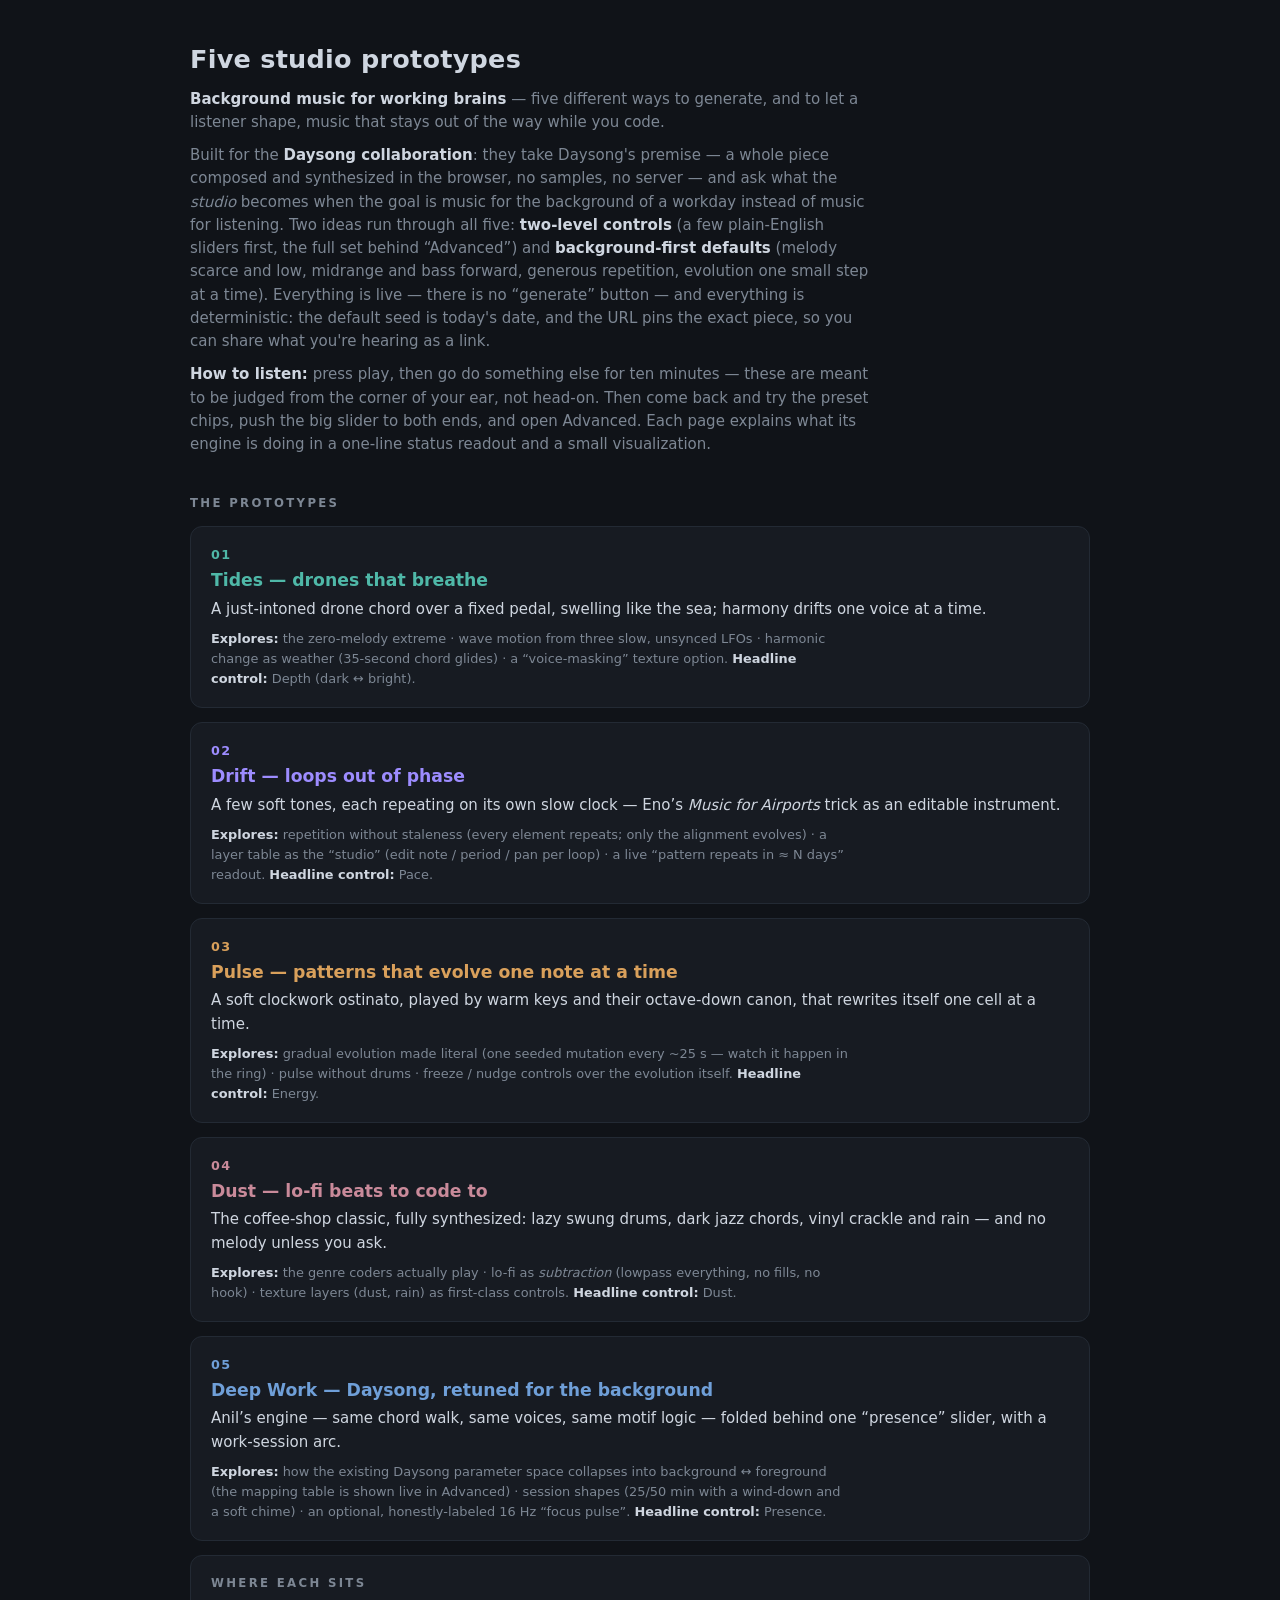
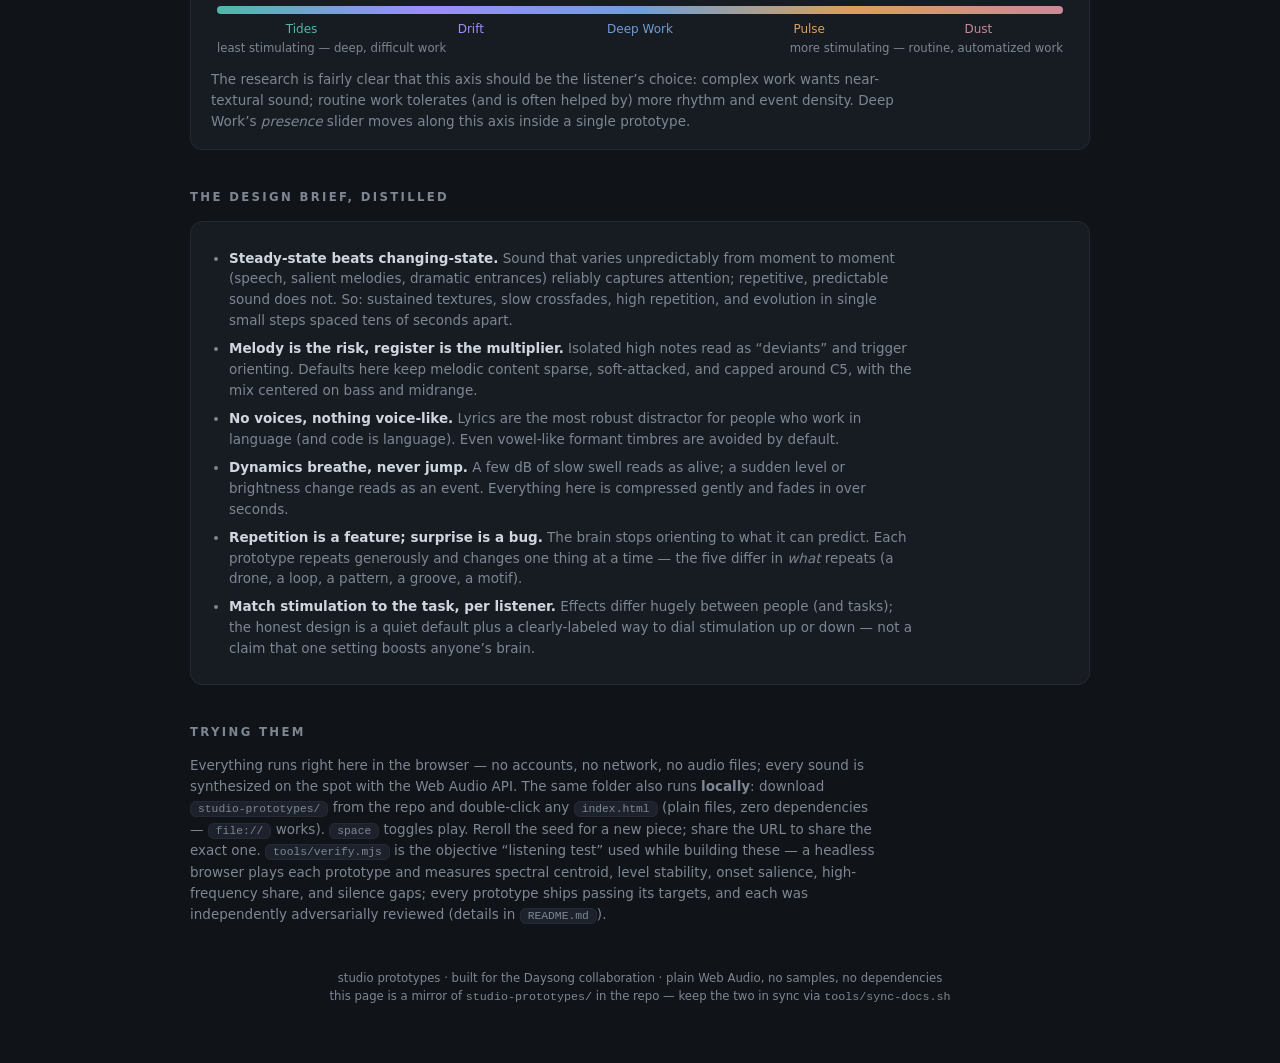
<file: docs/index.html>
<!DOCTYPE html>
<html lang="en">
<head>
<meta charset="utf-8">
<meta name="viewport" content="width=device-width, initial-scale=1">
<title>Five studio prototypes — background music for working brains</title>
<style>
:root{--bg:#101318;--panel:#171b22;--panel2:#1c212b;--text:#cfd6e0;--muted:#7d8794;
--line:#232a34;--radius:12px;font-size:15px;}
*{box-sizing:border-box;margin:0;padding:0;}
body{background:var(--bg);color:var(--text);font-family:system-ui,-apple-system,"Segoe UI",sans-serif;
line-height:1.55;-webkit-font-smoothing:antialiased;}
.wrap{max-width:940px;margin:0 auto;padding:40px 20px 60px;}
h1{font-size:1.7rem;font-weight:650;letter-spacing:.01em;}
.sub{color:var(--muted);margin-top:8px;max-width:72ch;}
.sub b{color:var(--text);font-weight:600;}
h2{font-size:.78rem;letter-spacing:.2em;text-transform:uppercase;color:var(--muted);
margin:38px 0 14px;}
.cards{display:grid;grid-template-columns:1fr;gap:14px;}
.card{display:block;background:var(--panel);border:1px solid var(--line);border-radius:var(--radius);
padding:18px 20px;text-decoration:none;color:var(--text);transition:border-color .15s, transform .15s;}
.card:hover{border-color:var(--ac);transform:translateX(3px);}
.card .num{font-variant-numeric:tabular-nums;color:var(--ac);font-weight:650;font-size:.85rem;
letter-spacing:.1em;}
.card .name{font-size:1.15rem;font-weight:650;margin:2px 0 4px;color:var(--ac);}
.card .tag{color:var(--text);margin-bottom:8px;}
.card .notes{color:var(--muted);font-size:.86rem;max-width:78ch;}
.card .notes b{color:var(--text);font-weight:600;}
.spectrum{margin-top:10px;background:var(--panel);border:1px solid var(--line);
border-radius:var(--radius);padding:18px 20px;}
.bar{height:8px;border-radius:4px;margin:14px 6px 6px;
background:linear-gradient(90deg,#4fb8a8,#9d8cff,#6f9fd8,#d9a05b,#c98a9a);}
.bar-labels{display:flex;justify-content:space-between;color:var(--muted);font-size:.78rem;
margin:0 6px;}
.marks{display:flex;justify-content:space-between;margin:2px 6px 0;font-size:.8rem;}
.marks span{flex:1;text-align:center;}
.brief{background:var(--panel);border:1px solid var(--line);border-radius:var(--radius);
padding:18px 20px;}
.brief ul{margin:8px 0 0 18px;color:var(--muted);font-size:.9rem;}
.brief li{margin-bottom:7px;max-width:80ch;}
.brief li b{color:var(--text);font-weight:600;}
.how{color:var(--muted);font-size:.9rem;max-width:80ch;}
.how code{background:var(--panel2);border:1px solid var(--line);border-radius:6px;
padding:1px 7px;font-size:.84em;}
footer{color:var(--muted);font-size:.78rem;margin-top:44px;text-align:center;}
@media (min-width:760px){.cards{grid-template-columns:1fr;}}
</style>
</head>
<body>
<div class="wrap">
  <h1>Five studio prototypes</h1>
  <p class="sub"><b>Background music for working brains</b> — five different ways to generate,
  and to let a listener shape, music that stays out of the way while you code.</p>
  <p class="sub" style="margin-top:10px">Built for the <b>Daysong collaboration</b>: they take
  Daysong's premise — a whole piece composed and synthesized in the browser, no samples, no
  server — and ask what the <i>studio</i> becomes when the goal is music for the background of
  a workday instead of music for listening. Two ideas run through all five: <b>two-level
  controls</b> (a few plain-English sliders first, the full set behind “Advanced”) and
  <b>background-first defaults</b> (melody scarce and low, midrange and bass forward, generous
  repetition, evolution one small step at a time). Everything is live — there is no
  “generate” button — and everything is deterministic: the default seed is today's date, and
  the URL pins the exact piece, so you can share what you're hearing as a link.</p>
  <p class="sub" style="margin-top:10px"><b>How to listen:</b> press play, then go do
  something else for ten minutes — these are meant to be judged from the corner of your ear,
  not head-on. Then come back and try the preset chips, push the big slider to both ends, and
  open Advanced. Each page explains what its engine is doing in a one-line status readout and
  a small visualization.</p>

  <h2>The prototypes</h2>
  <div class="cards">
    <a class="card" style="--ac:#4fb8a8" href="01-tides/index.html">
      <div class="num">01</div>
      <div class="name">Tides — drones that breathe</div>
      <div class="tag">A just-intoned drone chord over a fixed pedal, swelling like the sea; harmony drifts one voice at a time.</div>
      <div class="notes"><b>Explores:</b> the zero-melody extreme · wave motion from three slow, unsynced LFOs ·
      harmonic change as weather (35-second chord glides) · a “voice-masking” texture option.
      <b>Headline control:</b> Depth (dark&nbsp;↔&nbsp;bright).</div>
    </a>
    <a class="card" style="--ac:#9d8cff" href="02-drift/index.html">
      <div class="num">02</div>
      <div class="name">Drift — loops out of phase</div>
      <div class="tag">A few soft tones, each repeating on its own slow clock — Eno’s <i>Music for Airports</i> trick as an editable instrument.</div>
      <div class="notes"><b>Explores:</b> repetition without staleness (every element repeats; only the alignment evolves) ·
      a layer table as the “studio” (edit note / period / pan per loop) · a live “pattern repeats in ≈ N days” readout.
      <b>Headline control:</b> Pace.</div>
    </a>
    <a class="card" style="--ac:#d9a05b" href="03-pulse/index.html">
      <div class="num">03</div>
      <div class="name">Pulse — patterns that evolve one note at a time</div>
      <div class="tag">A soft clockwork ostinato, played by warm keys and their octave-down canon, that rewrites itself one cell at a time.</div>
      <div class="notes"><b>Explores:</b> gradual evolution made literal (one seeded mutation every ~25&nbsp;s — watch it happen in the ring) ·
      pulse without drums · freeze / nudge controls over the evolution itself.
      <b>Headline control:</b> Energy.</div>
    </a>
    <a class="card" style="--ac:#c98a9a" href="04-dust/index.html">
      <div class="num">04</div>
      <div class="name">Dust — lo-fi beats to code to</div>
      <div class="tag">The coffee-shop classic, fully synthesized: lazy swung drums, dark jazz chords, vinyl crackle and rain — and no melody unless you ask.</div>
      <div class="notes"><b>Explores:</b> the genre coders actually play · lo-fi as <i>subtraction</i> (lowpass everything, no fills, no hook) ·
      texture layers (dust, rain) as first-class controls. <b>Headline control:</b> Dust.</div>
    </a>
    <a class="card" style="--ac:#6f9fd8" href="05-deepwork/index.html">
      <div class="num">05</div>
      <div class="name">Deep Work — Daysong, retuned for the background</div>
      <div class="tag">Anil’s engine — same chord walk, same voices, same motif logic — folded behind one “presence” slider, with a work-session arc.</div>
      <div class="notes"><b>Explores:</b> how the existing Daysong parameter space collapses into background&nbsp;↔&nbsp;foreground
      (the mapping table is shown live in Advanced) · session shapes (25/50&nbsp;min with a wind-down and a soft chime) ·
      an optional, honestly-labeled 16&nbsp;Hz “focus pulse”. <b>Headline control:</b> Presence.</div>
    </a>
  </div>

  <div class="spectrum" style="margin-top:14px">
    <h2 style="margin:0">Where each sits</h2>
    <div class="bar"></div>
    <div class="marks">
      <span style="color:#4fb8a8">Tides</span><span style="color:#9d8cff">Drift</span>
      <span style="color:#6f9fd8">Deep Work</span><span style="color:#d9a05b">Pulse</span>
      <span style="color:#c98a9a">Dust</span>
    </div>
    <div class="bar-labels"><span>least stimulating — deep, difficult work</span>
    <span>more stimulating — routine, automatized work</span></div>
    <p class="how" style="margin-top:12px">The research is fairly clear that this axis should be
    the listener’s choice: complex work wants near-textural sound; routine work tolerates (and is
    often helped by) more rhythm and event density. Deep Work’s <i>presence</i> slider moves along
    this axis inside a single prototype.</p>
  </div>

  <h2>The design brief, distilled</h2>
  <div class="brief">
    <ul>
      <li><b>Steady-state beats changing-state.</b> Sound that varies unpredictably from moment to
      moment (speech, salient melodies, dramatic entrances) reliably captures attention; repetitive,
      predictable sound does not. So: sustained textures, slow crossfades, high repetition, and
      evolution in single small steps spaced tens of seconds apart.</li>
      <li><b>Melody is the risk, register is the multiplier.</b> Isolated high notes read as
      “deviants” and trigger orienting. Defaults here keep melodic content sparse, soft-attacked,
      and capped around C5, with the mix centered on bass and midrange.</li>
      <li><b>No voices, nothing voice-like.</b> Lyrics are the most robust distractor for people
      who work in language (and code is language). Even vowel-like formant timbres are avoided by
      default.</li>
      <li><b>Dynamics breathe, never jump.</b> A few dB of slow swell reads as alive; a sudden
      level or brightness change reads as an event. Everything here is compressed gently and
      fades in over seconds.</li>
      <li><b>Repetition is a feature; surprise is a bug.</b> The brain stops orienting to what it
      can predict. Each prototype repeats generously and changes one thing at a time — the five
      differ in <i>what</i> repeats (a drone, a loop, a pattern, a groove, a motif).</li>
      <li><b>Match stimulation to the task, per listener.</b> Effects differ hugely between people
      (and tasks); the honest design is a quiet default plus a clearly-labeled way to dial
      stimulation up or down — not a claim that one setting boosts anyone’s brain.</li>
    </ul>
  </div>

  <h2>Trying them</h2>
  <p class="how">Everything runs right here in the browser — no accounts, no network, no
  audio files; every sound is synthesized on the spot with the Web Audio API. The same folder
  also runs <b>locally</b>: download <code>studio-prototypes/</code> from the repo and
  double-click any <code>index.html</code> (plain files, zero dependencies — <code>file://</code>
  works). <code>space</code> toggles play. Reroll the seed for a new piece; share the URL to
  share the exact one. <code>tools/verify.mjs</code> is the objective “listening test” used
  while building these — a headless browser plays each prototype and measures spectral
  centroid, level stability, onset salience, high-frequency share, and silence gaps; every
  prototype ships passing its targets, and each was independently adversarially reviewed
  (details in <code>README.md</code>).</p>

  <footer>studio prototypes · built for the Daysong collaboration · plain Web Audio, no samples, no dependencies<br>
  this page is a mirror of <code>studio-prototypes/</code> in the repo — keep the two in sync via <code>tools/sync-docs.sh</code></footer>
</div>
</body>
</html>
</file>
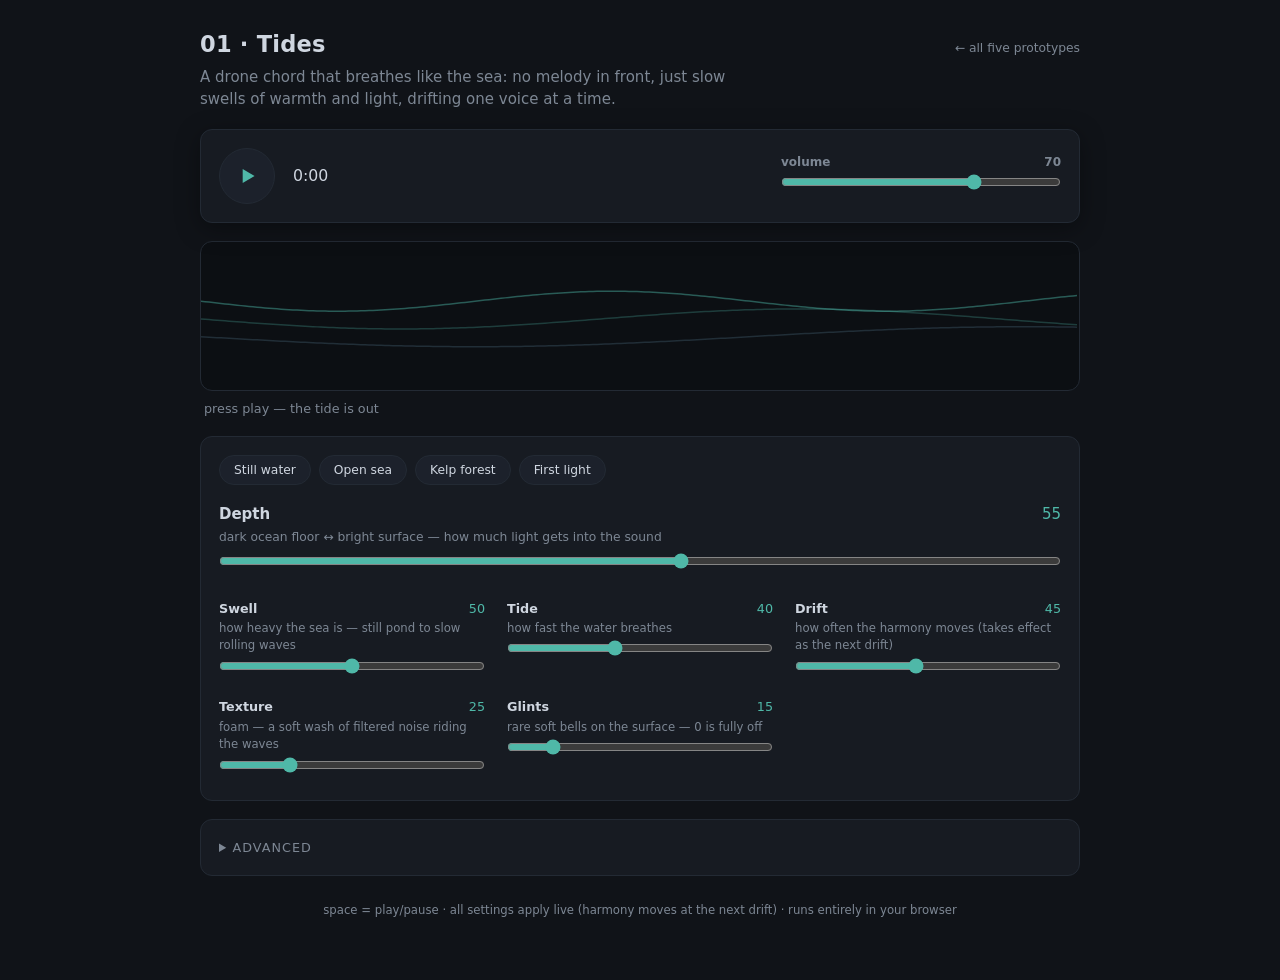
<file: docs/01-tides/index.html>
<!DOCTYPE html>
<html lang="en">
<head>
<meta charset="utf-8">
<meta name="viewport" content="width=device-width, initial-scale=1">
<title>01 · Tides — drones that breathe</title>
<link rel="stylesheet" href="style.css">
</head>
<body>
<div class="wrap">

  <header>
    <div class="head-row">
      <h1>01 · Tides</h1>
      <a class="hub" href="../index.html">&larr; all five prototypes</a>
    </div>
    <p class="concept">A drone chord that breathes like the sea: no melody in front,
    just slow swells of warmth and light, drifting one voice at a time.</p>
  </header>

  <section class="panel transport" aria-label="transport">
    <button id="play" data-play aria-pressed="false" aria-label="play or pause" title="play / pause (space)">
      <svg id="icon-play" viewBox="0 0 24 24" width="26" height="26" aria-hidden="true">
        <path d="M8 5.5v13l11-6.5z" fill="currentColor"/>
      </svg>
      <svg id="icon-pause" viewBox="0 0 24 24" width="26" height="26" aria-hidden="true" style="display:none">
        <path d="M7 5h3.6v14H7zM13.4 5H17v14h-3.6z" fill="currentColor"/>
      </svg>
    </button>
    <div class="clock" id="clock" aria-label="elapsed time">0:00</div>
    <div class="vol">
      <label for="volume">volume <output id="volume-out">70</output></label>
      <input type="range" id="volume" min="0" max="100" value="70" step="1">
    </div>
  </section>

  <canvas id="viz" height="150" aria-label="waterline visualization"></canvas>
  <div class="status" id="status">press play — the tide is out</div>

  <section class="panel" aria-label="simple controls">
    <div class="chips" id="presets" role="group" aria-label="presets">
      <button class="chip" data-preset="still">Still water</button>
      <button class="chip" data-preset="open">Open sea</button>
      <button class="chip" data-preset="kelp">Kelp forest</button>
      <button class="chip" data-preset="first">First light</button>
    </div>

    <div class="ctl hero">
      <label for="depth">Depth <output id="depth-out"></output></label>
      <div class="desc">dark ocean floor &harr; bright surface — how much light gets into the sound</div>
      <input type="range" id="depth" min="0" max="100" step="1">
    </div>

    <div class="controls">
      <div class="ctl">
        <label for="swell">Swell <output id="swell-out"></output></label>
        <div class="desc">how heavy the sea is — still pond to slow rolling waves</div>
        <input type="range" id="swell" min="0" max="100" step="1">
      </div>
      <div class="ctl">
        <label for="tide">Tide <output id="tide-out"></output></label>
        <div class="desc">how fast the water breathes</div>
        <input type="range" id="tide" min="0" max="100" step="1">
      </div>
      <div class="ctl">
        <label for="drift">Drift <output id="drift-out"></output></label>
        <div class="desc">how often the harmony moves (takes effect as the next drift)</div>
        <input type="range" id="drift" min="0" max="100" step="1">
      </div>
      <div class="ctl">
        <label for="texture">Texture <output id="texture-out"></output></label>
        <div class="desc">foam — a soft wash of filtered noise riding the waves</div>
        <input type="range" id="texture" min="0" max="100" step="1">
      </div>
      <div class="ctl">
        <label for="glints">Glints <output id="glints-out"></output></label>
        <div class="desc">rare soft bells on the surface — 0 is fully off</div>
        <input type="range" id="glints" min="0" max="100" step="1">
      </div>
    </div>
  </section>

  <details class="advanced panel">
    <summary>Advanced</summary>

    <div class="group-h">Harmony</div>
    <div class="controls">
      <div class="ctl">
        <label for="root">Root</label>
        <div class="desc">pedal note under everything (applies at next drift)</div>
        <select id="root"></select>
      </div>
      <div class="ctl">
        <label for="mode">Mode</label>
        <div class="desc">color of the scale (applies at next drift)</div>
        <select id="mode">
          <option value="dorian">dorian</option>
          <option value="aeolian">aeolian</option>
          <option value="mixolydian">mixolydian</option>
          <option value="lydian">lydian</option>
        </select>
      </div>
      <div class="ctl">
        <label for="seventh">Seventh color <output id="seventh-out"></output></label>
        <div class="desc">how often chords carry a seventh</div>
        <input type="range" id="seventh" min="0" max="100" step="1">
      </div>
      <div class="ctl checks">
        <label class="chk"><input type="checkbox" id="sus"> sus voicings</label>
        <label class="chk"><input type="checkbox" id="quartal"> quartal voicing</label>
        <label class="chk"><input type="checkbox" id="ji"> just intonation <span class="hint">(off = equal temperament)</span></label>
      </div>
    </div>

    <div class="group-h">Bed</div>
    <div class="controls">
      <div class="ctl">
        <label for="voices">Bed voices <output id="voices-out"></output></label>
        <div class="desc">how many drone voices hold the chord</div>
        <input type="range" id="voices" min="3" max="7" step="1">
      </div>
      <div class="ctl">
        <label for="detune">Detune spread <output id="detune-out"></output></label>
        <div class="desc">cents between paired oscillators — the slow shimmer</div>
        <input type="range" id="detune" min="0" max="14" step="0.5">
      </div>
      <div class="ctl">
        <label for="glide">Voice glide <output id="glide-out"></output></label>
        <div class="desc">how slowly a voice slides to its new note</div>
        <input type="range" id="glide" min="1" max="12" step="0.5">
      </div>
      <div class="ctl">
        <label for="width">Stereo width <output id="width-out"></output></label>
        <div class="desc">spread of the voices across the stereo field</div>
        <input type="range" id="width" min="0" max="100" step="1">
      </div>
    </div>

    <div class="group-h">Waves</div>
    <div class="controls">
      <div class="ctl">
        <label for="lfoa">Wave A period <output id="lfoa-out"></output></label>
        <div class="desc">seconds — drives the bed filter and the foam</div>
        <input type="range" id="lfoa" min="8" max="120" step="1">
      </div>
      <div class="ctl">
        <label for="lfob">Wave B period <output id="lfob-out"></output></label>
        <div class="desc">seconds — drives the bed loudness swell</div>
        <input type="range" id="lfob" min="8" max="120" step="1">
      </div>
      <div class="ctl">
        <label for="lfoc">Wave C period <output id="lfoc-out"></output></label>
        <div class="desc">seconds — drives the stereo tilt and sub breathing</div>
        <input type="range" id="lfoc" min="8" max="120" step="1">
      </div>
      <div class="ctl">
        <label for="foamhz">Foam center <output id="foamhz-out"></output></label>
        <div class="desc">where the noise wash sits in the spectrum</div>
        <input type="range" id="foamhz" min="300" max="2000" step="10">
      </div>
      <div class="ctl checks">
        <label class="chk"><input type="checkbox" id="voicemask"> voice-masking foam <span class="hint">(helps cover voices around you)</span></label>
      </div>
    </div>

    <div class="group-h">Mixer</div>
    <div class="controls">
      <div class="ctl">
        <div class="mixhead">
          <input type="checkbox" id="mutesub" title="mute sub" aria-label="mute sub">
          <label for="mixsub">Sub <output id="mixsub-out"></output></label>
        </div>
        <div class="desc">the deep sine an octave below the bed</div>
        <input type="range" id="mixsub" min="0" max="100" step="1">
      </div>
      <div class="ctl">
        <div class="mixhead">
          <input type="checkbox" id="mutebed" title="mute bed" aria-label="mute bed">
          <label for="mixbed">Bed <output id="mixbed-out"></output></label>
        </div>
        <div class="desc">the drone chord itself</div>
        <input type="range" id="mixbed" min="0" max="100" step="1">
      </div>
      <div class="ctl">
        <div class="mixhead">
          <input type="checkbox" id="mutefoam" title="mute foam" aria-label="mute foam">
          <label for="mixfoam">Foam <output id="mixfoam-out"></output></label>
        </div>
        <div class="desc">the noise wash</div>
        <input type="range" id="mixfoam" min="0" max="100" step="1">
      </div>
      <div class="ctl">
        <div class="mixhead">
          <input type="checkbox" id="muteglints" title="mute glints" aria-label="mute glints">
          <label for="mixglints">Glints <output id="mixglints-out"></output></label>
        </div>
        <div class="desc">the bells</div>
        <input type="range" id="mixglints" min="0" max="100" step="1">
      </div>
    </div>

    <div class="group-h">Space</div>
    <div class="controls">
      <div class="ctl">
        <label for="rsize">Reverb size <output id="rsize-out"></output></label>
        <div class="desc">seconds of tail (rebuilds at the next drift)</div>
        <input type="range" id="rsize" min="2" max="5" step="0.1">
      </div>
      <div class="ctl">
        <label for="rmix">Reverb mix <output id="rmix-out"></output></label>
        <div class="desc">how much of everything feeds the hall</div>
        <input type="range" id="rmix" min="0" max="100" step="1">
      </div>
    </div>

    <div class="group-h">Seed</div>
    <div class="controls">
      <div class="ctl seedrow">
        <label for="seed">Seed</label>
        <div class="desc">same seed = same piece; defaults to today's date</div>
        <div class="seedline">
          <input type="number" id="seed" min="0" step="1">
          <button id="reroll" class="chip" title="reroll seed" aria-label="reroll seed">&#10226;</button>
          <button id="reset" class="chip" title="reset all settings">reset to defaults</button>
        </div>
      </div>
    </div>
  </details>

  <footer>space = play/pause · all settings apply live (harmony moves at the next drift) · runs entirely in your browser</footer>
</div>

<script src="theory.js"></script>
<script src="audio.js"></script>
<script src="main.js"></script>
</body>
</html>
</file>
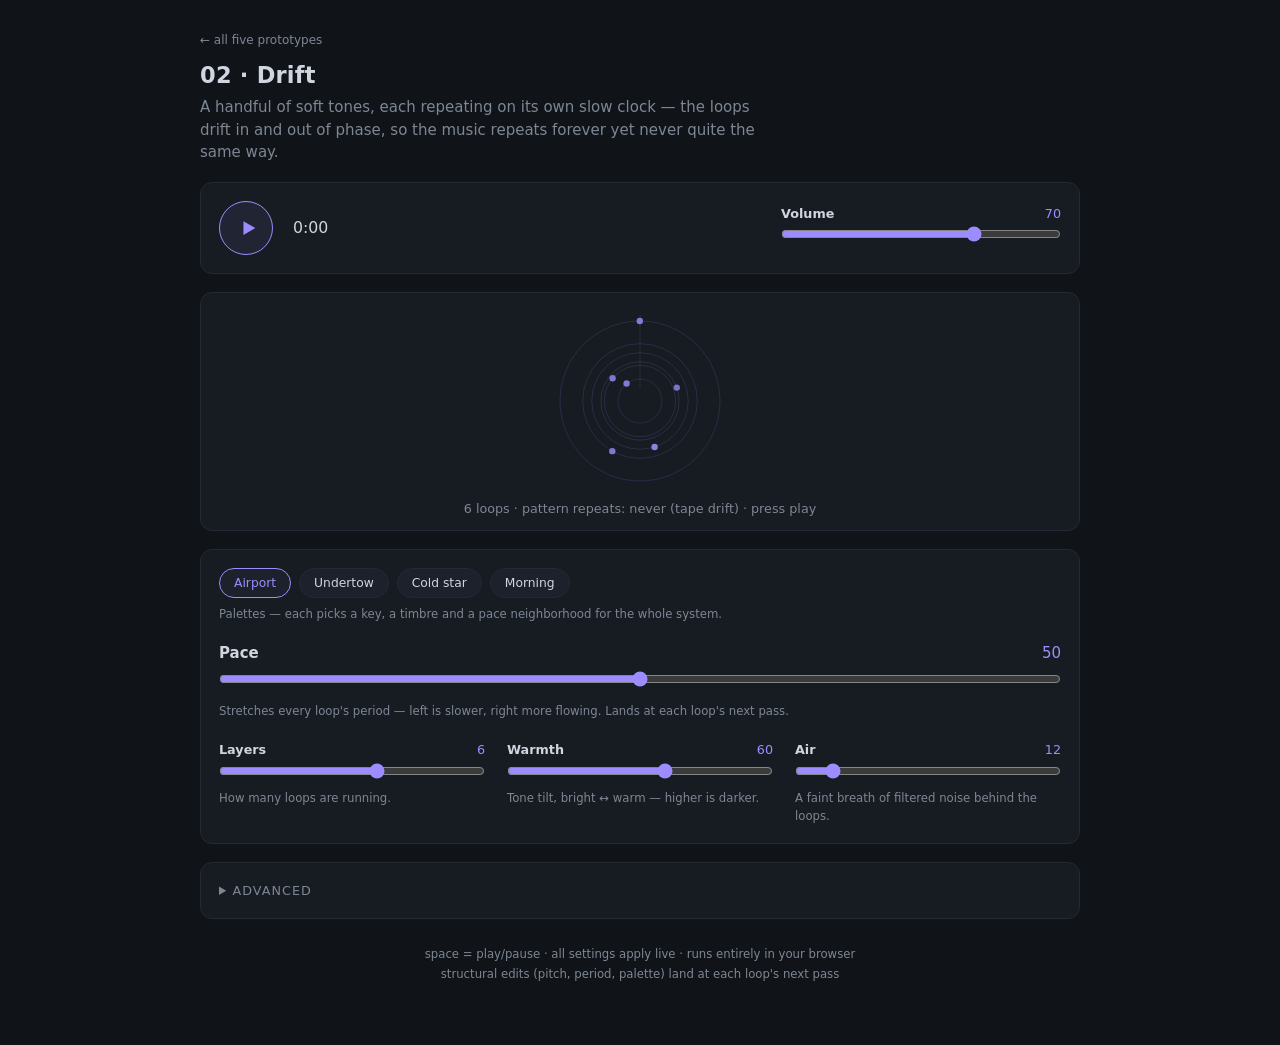
<file: docs/02-drift/index.html>
<!DOCTYPE html>
<html lang="en">
<head>
<meta charset="utf-8">
<meta name="viewport" content="width=device-width, initial-scale=1">
<title>02 · Drift</title>
<link rel="stylesheet" href="style.css">
</head>
<body>
<div class="wrap">

  <header>
    <a class="hublink" href="../index.html">&larr; all five prototypes</a>
    <h1>02 · Drift</h1>
    <p class="concept">A handful of soft tones, each repeating on its own slow clock — the loops
    drift in and out of phase, so the music repeats forever yet never quite the same way.</p>
  </header>

  <section class="panel transport" aria-label="transport">
    <button id="play" data-play aria-pressed="false" aria-label="play">
      <svg id="icoPlay" viewBox="0 0 24 24" width="22" height="22" aria-hidden="true"><path d="M7 4.5v15l13-7.5z"/></svg>
      <svg id="icoPause" viewBox="0 0 24 24" width="22" height="22" aria-hidden="true" style="display:none"><path d="M6 4h4v16H6zM14 4h4v16h-4z"/></svg>
    </button>
    <div class="time" id="time" aria-label="elapsed time">0:00</div>
    <div class="ctl vol">
      <label for="vol">Volume <output id="volV">70</output></label>
      <input type="range" id="vol" min="0" max="100" value="70">
    </div>
  </section>

  <section class="panel vizpanel" aria-label="visualization">
    <canvas id="viz" height="180" aria-hidden="true"></canvas>
    <p class="status" id="status">6 loops · press play</p>
  </section>

  <section class="panel simple" aria-label="simple controls">
    <div class="chips" id="chips" role="group" aria-label="palette presets"></div>
    <p class="desc-l">Palettes — each picks a key, a timbre and a pace neighborhood for the whole system.</p>

    <div class="ctl headline">
      <label for="pace">Pace <output id="paceV">50</output></label>
      <input type="range" id="pace" min="0" max="100" value="50">
      <p class="desc">Stretches every loop's period — left is slower, right more flowing. Lands at each loop's next pass.</p>
    </div>

    <div class="controls">
      <div class="ctl">
        <label for="layers">Layers <output id="layersV">6</output></label>
        <input type="range" id="layers" min="3" max="8" value="6">
        <p class="desc">How many loops are running.</p>
      </div>
      <div class="ctl">
        <label for="warm">Warmth <output id="warmV">60</output></label>
        <input type="range" id="warm" min="0" max="100" value="60">
        <p class="desc">Tone tilt, bright &harr; warm — higher is darker.</p>
      </div>
      <div class="ctl">
        <label for="air">Air <output id="airV">12</output></label>
        <input type="range" id="air" min="0" max="100" value="12">
        <p class="desc">A faint breath of filtered noise behind the loops.</p>
      </div>
    </div>
  </section>

  <details class="advanced panel">
    <summary>Advanced</summary>

    <div class="group-h">The loops</div>
    <div class="tscroll">
      <table id="ltable">
        <thead><tr><th></th><th>note</th><th>period s</th><th>level</th><th>pan</th><th>mute</th></tr></thead>
        <tbody></tbody>
      </table>
    </div>
    <div class="lbtns">
      <button class="chip" id="addLayer">+ layer</button>
      <button class="chip" id="rerollLayout" title="new seeded periods, phases and pitches">reroll layout ⟲</button>
      <button class="chip" id="nudge" title="re-randomize phases only">nudge phases</button>
    </div>
    <p class="desc-l">Each row is one loop: its pitch, how often it plays, how loud, and where it sits.
    Pitch and period edits land at that loop's next pass — nothing restarts.</p>

    <div class="group-h">Tone</div>
    <div class="controls">
      <div class="ctl">
        <label for="timbre">Timbre</label>
        <select id="timbre">
          <option value="choir-glass">choir-glass</option>
          <option value="glass">glass</option>
          <option value="voices">voices</option>
        </select>
        <p class="desc">The voice every loop speaks with. Applies from the next tones.</p>
      </div>
      <div class="ctl">
        <label for="tl">Tone length <output id="tlV">6.0 s</output></label>
        <input type="range" id="tl" min="3" max="10" step="0.5" value="6">
        <p class="desc">How long each swell lasts.</p>
      </div>
      <div class="ctl">
        <label for="atk">Attack <output id="atkV">35%</output></label>
        <input type="range" id="atk" min="10" max="60" step="1" value="35">
        <p class="desc">Share of the tone spent fading in — a swell, not a note.</p>
      </div>
      <div class="ctl ctl-check">
        <label for="bed">Foundation bed <input type="checkbox" id="bed" checked></label>
        <p class="desc">Quiet root + fifth drone under the loops, breathing slightly.</p>
      </div>
    </div>

    <div class="group-h">Space</div>
    <div class="controls">
      <div class="ctl">
        <label for="rs">Reverb size <output id="rsV">4.0 s</output></label>
        <input type="range" id="rs" min="2" max="6" step="0.5" value="4">
        <p class="desc">Length of the room's tail.</p>
      </div>
      <div class="ctl">
        <label for="rm">Reverb mix <output id="rmV">50</output></label>
        <input type="range" id="rm" min="0" max="100" value="50">
        <p class="desc">How much of the loops feed the room. This piece lives on reverb.</p>
      </div>
      <div class="ctl">
        <label for="ac">Air center <output id="acV">1000 Hz</output></label>
        <input type="range" id="ac" min="400" max="2000" step="10" value="1000">
        <p class="desc">Where the air texture sits; it sweeps slowly around this point.</p>
      </div>
    </div>

    <div class="group-h">Motion</div>
    <div class="controls">
      <div class="ctl ctl-check">
        <label for="tape">Tape drift <input type="checkbox" id="tape" checked></label>
        <p class="desc">A small wobble in each pass — the pattern never truly repeats.</p>
      </div>
      <div class="ctl">
        <label for="dd">Drift depth <output id="ddV">50</output></label>
        <input type="range" id="dd" min="0" max="100" value="50">
        <p class="desc">How much the tape wobbles: 50 &asymp; &plusmn;1.5% per pass.</p>
      </div>
    </div>

    <div class="group-h">Session</div>
    <div class="controls">
      <div class="ctl">
        <label for="seed">Seed</label>
        <div class="seedrow">
          <input type="number" id="seed" min="1" max="999999" step="1">
          <button class="chip" id="reroll" title="reroll seed" aria-label="reroll seed">⟲</button>
        </div>
        <p class="desc">Same seed, same piece. Defaults to today's date.</p>
      </div>
      <div class="ctl">
        <label>Defaults</label>
        <div class="seedrow"><button class="chip" id="reset">reset to defaults</button></div>
        <p class="desc">Restores every control and clears the saved state.</p>
      </div>
    </div>
  </details>

  <footer>space = play/pause · all settings apply live · runs entirely in your browser<br>
  structural edits (pitch, period, palette) land at each loop's next pass</footer>
</div>
<script src="engine.js"></script>
<script src="main.js"></script>
</body>
</html>
</file>
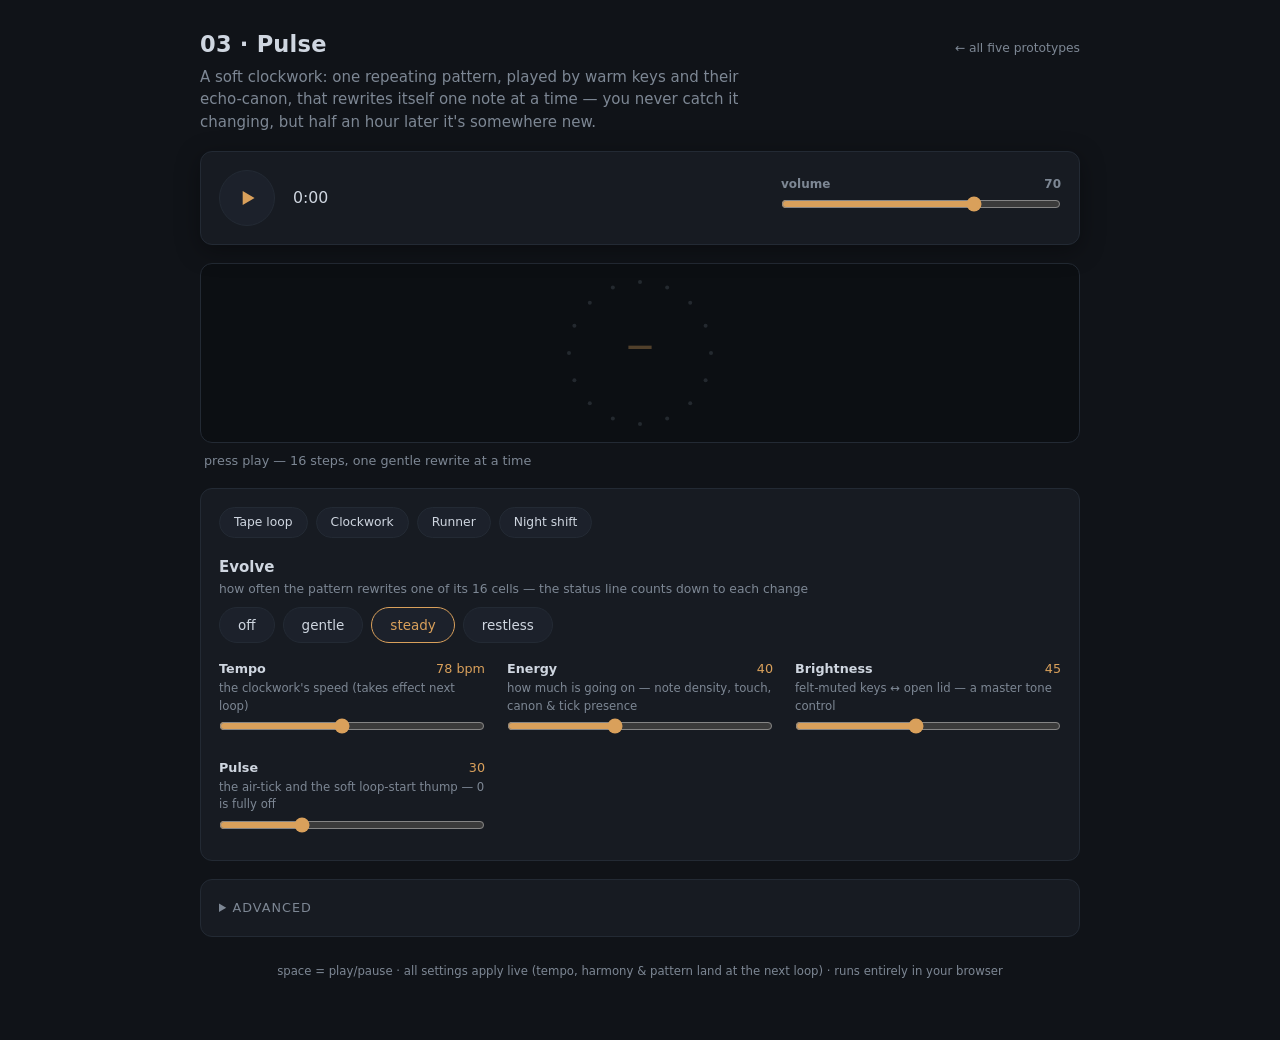
<file: docs/03-pulse/index.html>
<!DOCTYPE html>
<html lang="en">
<head>
<meta charset="utf-8">
<meta name="viewport" content="width=device-width, initial-scale=1">
<title>03 · Pulse — patterns that evolve one note at a time</title>
<link rel="stylesheet" href="style.css">
</head>
<body>
<div class="wrap">

  <header>
    <div class="head-row">
      <h1>03 · Pulse</h1>
      <a class="hub" href="../index.html">&larr; all five prototypes</a>
    </div>
    <p class="concept">A soft clockwork: one repeating pattern, played by warm keys
    and their echo-canon, that rewrites itself one note at a time — you never catch
    it changing, but half an hour later it's somewhere new.</p>
  </header>

  <section class="panel transport" aria-label="transport">
    <button id="play" data-play aria-pressed="false" aria-label="play or pause" title="play / pause (space)">
      <svg id="icon-play" viewBox="0 0 24 24" width="26" height="26" aria-hidden="true">
        <path d="M8 5.5v13l11-6.5z" fill="currentColor"/>
      </svg>
      <svg id="icon-pause" viewBox="0 0 24 24" width="26" height="26" aria-hidden="true" style="display:none">
        <path d="M7 5h3.6v14H7zM13.4 5H17v14h-3.6z" fill="currentColor"/>
      </svg>
    </button>
    <div class="clock" id="clock" aria-label="elapsed time">0:00</div>
    <div class="vol">
      <label for="volume">volume <output id="volume-out">70</output></label>
      <input type="range" id="volume" min="0" max="100" value="70" step="1">
    </div>
  </section>

  <canvas id="viz" height="180" aria-label="step ring visualization"></canvas>
  <div class="status" id="status">press play — 16 steps, one gentle rewrite at a time</div>

  <section class="panel" aria-label="simple controls">
    <div class="chips" id="presets" role="group" aria-label="presets">
      <button class="chip" data-preset="tape">Tape loop</button>
      <button class="chip" data-preset="clockwork">Clockwork</button>
      <button class="chip" data-preset="runner">Runner</button>
      <button class="chip" data-preset="night">Night shift</button>
    </div>

    <div class="ctl hero">
      <label id="evolve-label">Evolve</label>
      <div class="desc">how often the pattern rewrites one of its 16 cells — the status line counts down to each change</div>
      <div class="chips evolve-chips" id="evolve" role="group" aria-labelledby="evolve-label">
        <button class="chip" data-ev="off">off</button>
        <button class="chip" data-ev="gentle">gentle</button>
        <button class="chip" data-ev="steady">steady</button>
        <button class="chip" data-ev="restless">restless</button>
      </div>
    </div>

    <div class="controls">
      <div class="ctl">
        <label for="tempo">Tempo <output id="tempo-out"></output></label>
        <div class="desc">the clockwork's speed (takes effect next loop)</div>
        <input type="range" id="tempo" min="56" max="104" step="1">
      </div>
      <div class="ctl">
        <label for="energy">Energy <output id="energy-out"></output></label>
        <div class="desc">how much is going on — note density, touch, canon &amp; tick presence</div>
        <input type="range" id="energy" min="0" max="100" step="1">
      </div>
      <div class="ctl">
        <label for="brightness">Brightness <output id="brightness-out"></output></label>
        <div class="desc">felt-muted keys &harr; open lid — a master tone control</div>
        <input type="range" id="brightness" min="0" max="100" step="1">
      </div>
      <div class="ctl">
        <label for="pulse">Pulse <output id="pulse-out"></output></label>
        <div class="desc">the air-tick and the soft loop-start thump — 0 is fully off</div>
        <input type="range" id="pulse" min="0" max="100" step="1">
      </div>
    </div>
  </section>

  <details class="advanced panel">
    <summary>Advanced</summary>

    <div class="group-h">Harmony</div>
    <div class="controls">
      <div class="ctl">
        <label for="root">Root</label>
        <div class="desc">key center (takes effect next loop)</div>
        <select id="root"></select>
      </div>
      <div class="ctl">
        <label for="mode">Mode</label>
        <div class="desc">color of the scale (takes effect next loop)</div>
        <select id="mode">
          <option value="aeolian">aeolian</option>
          <option value="dorian">dorian</option>
          <option value="mixolydian">mixolydian</option>
          <option value="ionian">ionian</option>
        </select>
      </div>
      <div class="ctl">
        <label id="chordset-label">Chord cycle</label>
        <div class="desc">the four chords bass &amp; haze walk through</div>
        <div class="chips" id="chordset" role="group" aria-labelledby="chordset-label">
          <button class="chip" data-cs="dusk">Dusk</button>
          <button class="chip" data-cs="lift">Lift</button>
          <button class="chip" data-cs="circle">Circle</button>
        </div>
      </div>
      <div class="ctl">
        <label for="chordrate">Chord change <output id="chordrate-out"></output></label>
        <div class="desc">loops per chord — larger is slower harmony</div>
        <input type="range" id="chordrate" min="1" max="4" step="1">
      </div>
    </div>

    <div class="group-h">Pattern</div>
    <div class="controls">
      <div class="ctl">
        <label for="regcenter">Register center <output id="regcenter-out"></output></label>
        <div class="desc">where the keys sit (MIDI note, next loop)</div>
        <input type="range" id="regcenter" min="55" max="67" step="1">
      </div>
      <div class="ctl">
        <label for="regspan">Register span <output id="regspan-out"></output></label>
        <div class="desc">semitones around the center (hard cap at C5)</div>
        <input type="range" id="regspan" min="5" max="12" step="1">
      </div>
      <div class="ctl">
        <label for="swing">Swing <output id="swing-out"></output></label>
        <div class="desc">offbeat delay — 0 is machine-straight</div>
        <input type="range" id="swing" min="0" max="30" step="1">
      </div>
      <div class="ctl">
        <label for="density">Density bias <output id="density-out"></output></label>
        <div class="desc">nudges the note-count target up or down (evolution drifts toward it)</div>
        <input type="range" id="density" min="5" max="12" step="1">
      </div>
    </div>

    <div class="group-h">Evolution</div>
    <div class="controls">
      <div class="ctl">
        <label for="wpitch">Re-pitch weight <output id="wpitch-out"></output></label>
        <div class="desc">mutations that move one note up or down</div>
        <input type="range" id="wpitch" min="0" max="100" step="1">
      </div>
      <div class="ctl">
        <label for="wtoggle">Add/remove weight <output id="wtoggle-out"></output></label>
        <div class="desc">mutations that fill or empty a cell</div>
        <input type="range" id="wtoggle" min="0" max="100" step="1">
      </div>
      <div class="ctl">
        <label for="wrhythm">Rhythm weight <output id="wrhythm-out"></output></label>
        <div class="desc">mutations that swap two notes or stretch a sustain</div>
        <input type="range" id="wrhythm" min="0" max="100" step="1">
      </div>
      <div class="ctl checks">
        <label class="chk"><input type="checkbox" id="freeze"> freeze pattern <span class="hint">(stops evolution)</span></label>
        <button id="nudge" class="chip" title="apply one mutation immediately">nudge now</button>
      </div>
    </div>

    <div class="group-h">Canon</div>
    <div class="controls">
      <div class="ctl">
        <label for="canonoff">Canon offset <output id="canonoff-out"></output></label>
        <div class="desc">steps the echo-voice trails behind the keys</div>
        <input type="range" id="canonoff" min="2" max="5" step="1">
      </div>
      <div class="ctl">
        <label for="canonlvl">Canon level <output id="canonlvl-out"></output></label>
        <div class="desc">how present the echo-voice is (also rises with Energy)</div>
        <input type="range" id="canonlvl" min="0" max="100" step="1">
      </div>
      <div class="ctl">
        <label for="canonint">Canon interval</label>
        <div class="desc">where the echo sings relative to the keys</div>
        <select id="canonint">
          <option value="octave">octave down</option>
          <option value="fifth">fifth down</option>
          <option value="off">off</option>
        </select>
      </div>
    </div>

    <div class="group-h">Mixer</div>
    <div class="controls">
      <div class="ctl">
        <label for="mixkeys">Keys <output id="mixkeys-out"></output></label>
        <div class="desc">the pattern voice</div>
        <input type="range" id="mixkeys" min="0" max="100" step="1">
      </div>
      <div class="ctl">
        <label for="mixbass">Bass <output id="mixbass-out"></output></label>
        <div class="desc">the chord root underneath</div>
        <input type="range" id="mixbass" min="0" max="100" step="1">
      </div>
      <div class="ctl">
        <label for="mixhaze">Haze <output id="mixhaze-out"></output></label>
        <div class="desc">the quiet pad glue that keeps the bed warm</div>
        <input type="range" id="mixhaze" min="0" max="100" step="1">
      </div>
      <div class="ctl">
        <label for="mixtick">Tick <output id="mixtick-out"></output></label>
        <div class="desc">air-percussion trim (Pulse scales it too)</div>
        <input type="range" id="mixtick" min="0" max="100" step="1">
      </div>
      <div class="ctl">
        <label for="reverb">Reverb mix <output id="reverb-out"></output></label>
        <div class="desc">how much of everything feeds the room</div>
        <input type="range" id="reverb" min="0" max="100" step="1">
      </div>
    </div>

    <div class="group-h">Seed</div>
    <div class="controls">
      <div class="ctl seedrow">
        <label for="seed">Seed</label>
        <div class="desc">same seed = same starting pattern; defaults to today's date</div>
        <div class="seedline">
          <input type="number" id="seed" min="0" step="1">
          <button id="reroll" class="chip" title="reroll seed" aria-label="reroll seed">&#10226;</button>
          <button id="reset" class="chip" title="reset all settings">reset to defaults</button>
        </div>
      </div>
    </div>
  </details>

  <footer>space = play/pause · all settings apply live (tempo, harmony &amp; pattern land at the next loop) · runs entirely in your browser</footer>
</div>

<script src="theory.js"></script>
<script src="engine.js"></script>
<script src="main.js"></script>
</body>
</html>
</file>
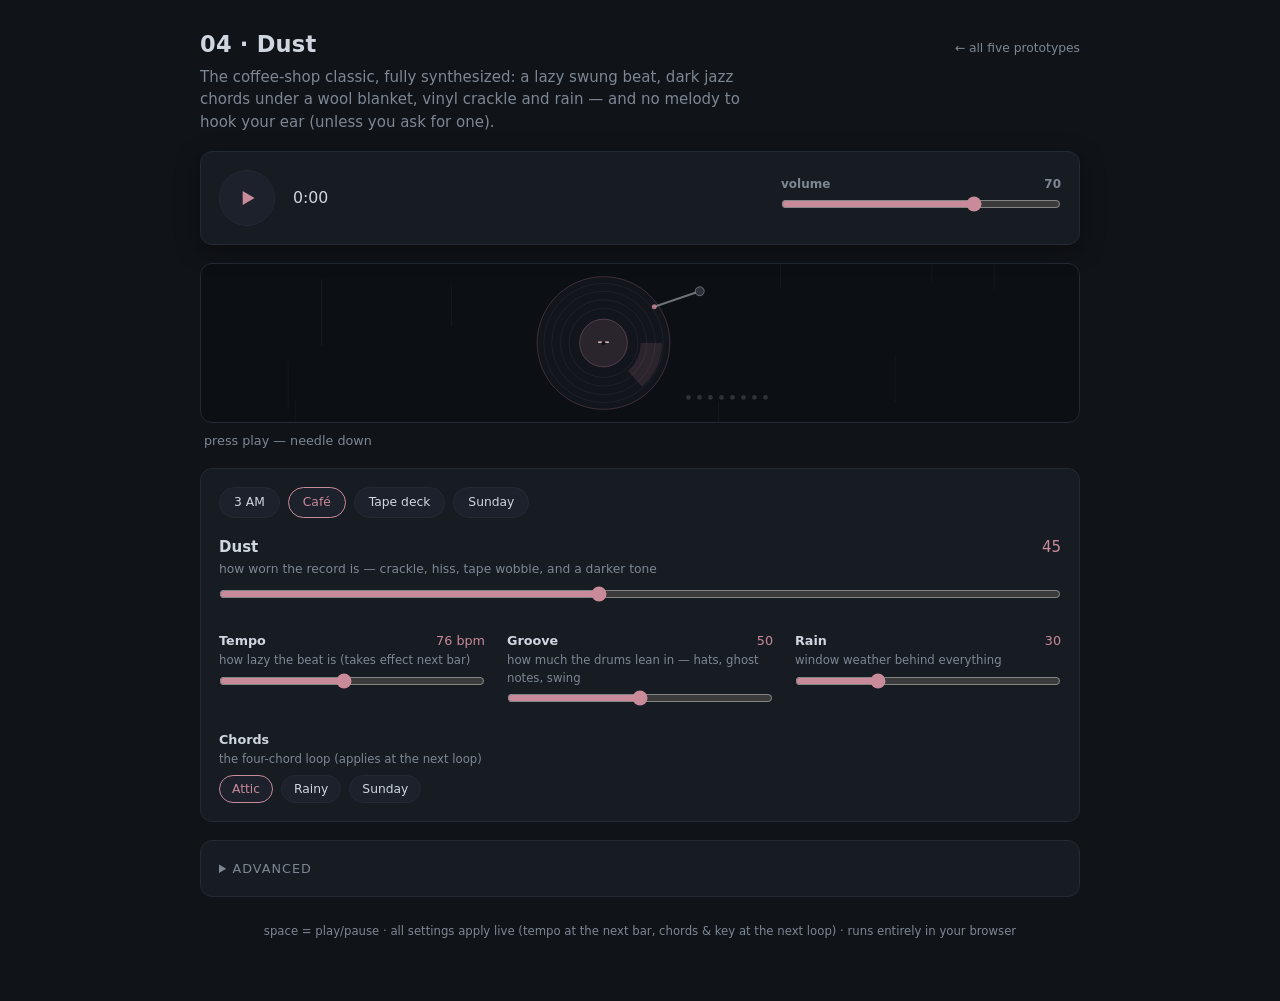
<file: docs/04-dust/index.html>
<!DOCTYPE html>
<html lang="en">
<head>
<meta charset="utf-8">
<meta name="viewport" content="width=device-width, initial-scale=1">
<title>04 · Dust — lo-fi beats to code to</title>
<link rel="stylesheet" href="style.css">
</head>
<body>
<div class="wrap">

  <header>
    <div class="head-row">
      <h1>04 · Dust</h1>
      <a class="hub" href="../index.html">&larr; all five prototypes</a>
    </div>
    <p class="concept">The coffee-shop classic, fully synthesized: a lazy swung beat,
    dark jazz chords under a wool blanket, vinyl crackle and rain — and no melody
    to hook your ear (unless you ask for one).</p>
  </header>

  <section class="panel transport" aria-label="transport">
    <button id="play" data-play aria-pressed="false" aria-label="play or pause" title="play / pause (space)">
      <svg id="icon-play" viewBox="0 0 24 24" width="26" height="26" aria-hidden="true">
        <path d="M8 5.5v13l11-6.5z" fill="currentColor"/>
      </svg>
      <svg id="icon-pause" viewBox="0 0 24 24" width="26" height="26" aria-hidden="true" style="display:none">
        <path d="M7 5h3.6v14H7zM13.4 5H17v14h-3.6z" fill="currentColor"/>
      </svg>
    </button>
    <div class="clock" id="clock" aria-label="elapsed time">0:00</div>
    <div class="vol">
      <label for="volume">volume <output id="volume-out">70</output></label>
      <input type="range" id="volume" min="0" max="100" value="70" step="1">
    </div>
  </section>

  <canvas id="viz" height="160" aria-label="spinning record visualization"></canvas>
  <div class="status" id="status">press play — needle down</div>

  <section class="panel" aria-label="simple controls">
    <div class="chips" id="presets" role="group" aria-label="presets">
      <button class="chip" data-preset="3am">3 AM</button>
      <button class="chip" data-preset="cafe">Caf&eacute;</button>
      <button class="chip" data-preset="tape">Tape deck</button>
      <button class="chip" data-preset="sunday">Sunday</button>
    </div>

    <div class="ctl hero">
      <label for="dust">Dust <output id="dust-out"></output></label>
      <div class="desc">how worn the record is — crackle, hiss, tape wobble, and a darker tone</div>
      <input type="range" id="dust" min="0" max="100" step="1">
    </div>

    <div class="controls">
      <div class="ctl">
        <label for="tempo">Tempo <output id="tempo-out"></output></label>
        <div class="desc">how lazy the beat is (takes effect next bar)</div>
        <input type="range" id="tempo" min="62" max="92" step="1">
      </div>
      <div class="ctl">
        <label for="groove">Groove <output id="groove-out"></output></label>
        <div class="desc">how much the drums lean in — hats, ghost notes, swing</div>
        <input type="range" id="groove" min="0" max="100" step="1">
      </div>
      <div class="ctl">
        <label for="rain">Rain <output id="rain-out"></output></label>
        <div class="desc">window weather behind everything</div>
        <input type="range" id="rain" min="0" max="100" step="1">
      </div>
      <div class="ctl">
        <label>Chords</label>
        <div class="desc">the four-chord loop (applies at the next loop)</div>
        <div class="chips" id="progs" role="group" aria-label="chord set">
          <button class="chip" data-prog="attic">Attic</button>
          <button class="chip" data-prog="rainy">Rainy</button>
          <button class="chip" data-prog="sunday">Sunday</button>
        </div>
      </div>
    </div>
  </section>

  <details class="advanced panel">
    <summary>Advanced</summary>

    <div class="group-h">Harmony &amp; melody</div>
    <div class="controls">
      <div class="ctl">
        <label for="key">Key</label>
        <div class="desc">root of the progression (applies at the next loop)</div>
        <select id="key"></select>
      </div>
      <div class="ctl">
        <label for="melody">Melody <output id="melody-out"></output></label>
        <div class="desc">a rare two-note answer phrase every 4th bar — 0 keeps it off</div>
        <input type="range" id="melody" min="0" max="100" step="1">
      </div>
      <div class="ctl">
        <label for="melcap">Melody ceiling <output id="melcap-out"></output></label>
        <div class="desc">highest note the phrase may touch</div>
        <input type="range" id="melcap" min="64" max="79" step="1">
      </div>
    </div>

    <div class="group-h">Groove engine</div>
    <div class="controls">
      <div class="ctl">
        <label for="swing">Swing <output id="swing-out"></output></label>
        <div class="desc">where the off-eighths fall — 50% straight, 66% triplet</div>
        <input type="range" id="swing" min="50" max="66" step="0.5">
      </div>
      <div class="ctl">
        <label for="backbeat">Backbeat</label>
        <div class="desc">what taps on 2 and 4</div>
        <select id="backbeat">
          <option value="rim">rim</option>
          <option value="snare">snare</option>
        </select>
      </div>
      <div class="ctl">
        <label for="hatd">Hat density <output id="hatd-out"></output></label>
        <div class="desc">how many hat ticks survive the shuffle</div>
        <input type="range" id="hatd" min="0" max="100" step="1">
      </div>
      <div class="ctl">
        <label for="anticip">Anticipation <output id="anticip-out"></output></label>
        <div class="desc">chance a chord arrives early, on the and-of-4</div>
        <input type="range" id="anticip" min="0" max="100" step="1">
      </div>
      <div class="ctl">
        <label for="varbars">Variation rate <output id="varbars-out"></output></label>
        <div class="desc">bars between re-rolls of the drum pattern's small details</div>
        <input type="range" id="varbars" min="2" max="16" step="1">
      </div>
    </div>

    <div class="group-h">Mixer</div>
    <div class="controls">
      <div class="ctl">
        <label for="kicklvl">Kick <output id="kicklvl-out"></output></label>
        <div class="desc">the soft thump on one</div>
        <input type="range" id="kicklvl" min="0" max="100" step="1">
      </div>
      <div class="ctl">
        <label for="bblvl">Backbeat <output id="bblvl-out"></output></label>
        <div class="desc">rim or snare on 2 and 4</div>
        <input type="range" id="bblvl" min="0" max="100" step="1">
      </div>
      <div class="ctl">
        <label for="hatlvl">Hats <output id="hatlvl-out"></output></label>
        <div class="desc">the swung eighth ticks</div>
        <input type="range" id="hatlvl" min="0" max="100" step="1">
      </div>
      <div class="ctl">
        <label for="basslvl">Bass <output id="basslvl-out"></output></label>
        <div class="desc">root notes under the loop</div>
        <input type="range" id="basslvl" min="0" max="100" step="1">
      </div>
      <div class="ctl">
        <label for="keyslvl">Keys <output id="keyslvl-out"></output></label>
        <div class="desc">the Rhodes chords</div>
        <input type="range" id="keyslvl" min="0" max="100" step="1">
      </div>
    </div>

    <div class="group-h">Tape &amp; texture</div>
    <div class="controls">
      <div class="ctl">
        <label for="sidechain">Sidechain <output id="sidechain-out"></output></label>
        <div class="desc">how much the kick ducks keys and texture</div>
        <input type="range" id="sidechain" min="0" max="100" step="1">
      </div>
      <div class="ctl">
        <label for="wobrate">Wobble rate <output id="wobrate-out"></output></label>
        <div class="desc">wow speed — the slow pitch sag of the turntable</div>
        <input type="range" id="wobrate" min="0.2" max="1.5" step="0.05">
      </div>
      <div class="ctl">
        <label for="wobdepth">Wobble depth <output id="wobdepth-out"></output></label>
        <div class="desc">how seasick the tape is (scaled by Dust)</div>
        <input type="range" id="wobdepth" min="0" max="100" step="1">
      </div>
      <div class="ctl">
        <label for="crackle">Crackle density <output id="crackle-out"></output></label>
        <div class="desc">pops per second on the vinyl surface (level rides Dust)</div>
        <input type="range" id="crackle" min="0" max="100" step="1">
      </div>
      <div class="ctl">
        <label for="masterlp">Master lowpass <output id="masterlp-out"></output></label>
        <div class="desc">master tone before Dust darkens it further</div>
        <input type="range" id="masterlp" min="2000" max="9000" step="50">
      </div>
    </div>

    <div class="group-h">Space &amp; seed</div>
    <div class="controls">
      <div class="ctl">
        <label for="reverb">Reverb mix <output id="reverb-out"></output></label>
        <div class="desc">a small dark room around the keys and the rim</div>
        <input type="range" id="reverb" min="0" max="100" step="1">
      </div>
      <div class="ctl seedrow">
        <label for="seed">Seed</label>
        <div class="desc">same seed = same piece; defaults to today's date</div>
        <div class="seedline">
          <input type="number" id="seed" min="0" step="1">
          <button id="reroll" class="chip" title="reroll seed" aria-label="reroll seed">&#10226;</button>
          <button id="reset" class="chip" title="reset all settings">reset to defaults</button>
        </div>
      </div>
    </div>
  </details>

  <footer>space = play/pause · all settings apply live (tempo at the next bar, chords &amp; key at the next loop) · runs entirely in your browser</footer>
</div>

<script src="engine.js"></script>
<script src="main.js"></script>
</body>
</html>
</file>
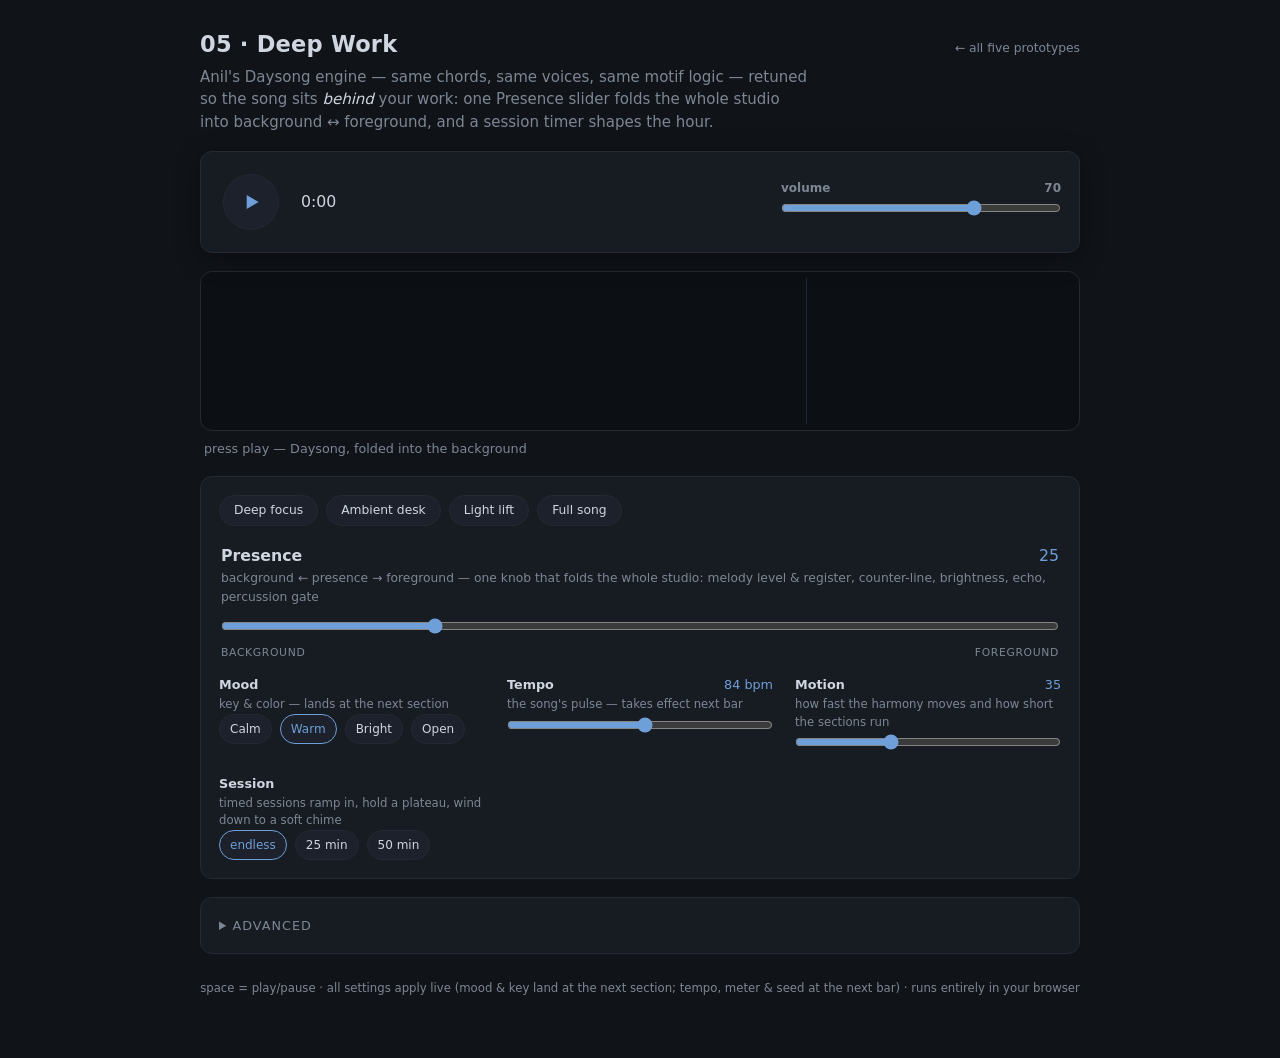
<file: docs/05-deepwork/index.html>
<!DOCTYPE html>
<html lang="en">
<head>
<meta charset="utf-8">
<meta name="viewport" content="width=device-width, initial-scale=1">
<title>05 · Deep Work — Daysong, retuned for the background</title>
<link rel="stylesheet" href="style.css">
</head>
<body>
<div class="wrap">

  <header>
    <div class="head-row">
      <h1>05 · Deep Work</h1>
      <a class="hub" href="../index.html">&larr; all five prototypes</a>
    </div>
    <p class="concept">Anil's Daysong engine — same chords, same voices, same motif
    logic — retuned so the song sits <em>behind</em> your work: one Presence slider
    folds the whole studio into background &harr; foreground, and a session timer
    shapes the hour.</p>
  </header>

  <section class="panel transport" aria-label="transport">
    <span class="playwrap">
      <svg class="ring" id="ring" viewBox="0 0 68 68" aria-hidden="true" style="display:none">
        <circle class="ring-bg" cx="34" cy="34" r="31.5"/>
        <circle class="ring-fg" id="ring-fg" cx="34" cy="34" r="31.5"/>
      </svg>
      <button id="play" data-play aria-pressed="false" aria-label="play or pause" title="play / pause (space)">
        <svg id="icon-play" viewBox="0 0 24 24" width="26" height="26" aria-hidden="true">
          <path d="M8 5.5v13l11-6.5z" fill="currentColor"/>
        </svg>
        <svg id="icon-pause" viewBox="0 0 24 24" width="26" height="26" aria-hidden="true" style="display:none">
          <path d="M7 5h3.6v14H7zM13.4 5H17v14h-3.6z" fill="currentColor"/>
        </svg>
      </button>
    </span>
    <div class="clock" id="clock" aria-label="elapsed time">0:00</div>
    <div class="vol">
      <label for="volume">volume <output id="volume-out">70</output></label>
      <input type="range" id="volume" min="0" max="100" value="70" step="1">
    </div>
  </section>

  <canvas id="viz" height="160" aria-label="scrolling piano-roll of the last 45 seconds"></canvas>
  <div class="status" id="status">press play — Daysong, folded into the background</div>

  <section class="panel" aria-label="simple controls">
    <div class="chips" id="presets" role="group" aria-label="presets">
      <button class="chip" data-preset="deep">Deep focus</button>
      <button class="chip" data-preset="desk">Ambient desk</button>
      <button class="chip" data-preset="lift">Light lift</button>
      <button class="chip" data-preset="song">Full song</button>
    </div>

    <div class="ctl hero">
      <label for="presence">Presence <output id="presence-out"></output></label>
      <div class="desc">background &larr; presence &rarr; foreground — one knob that folds the whole
      studio: melody level &amp; register, counter-line, brightness, echo, percussion gate</div>
      <input type="range" id="presence" min="0" max="100" step="1">
      <div class="hero-ends"><span>background</span><span>foreground</span></div>
    </div>

    <div class="controls">
      <div class="ctl">
        <label id="mood-label">Mood</label>
        <div class="desc">key &amp; color — lands at the next section</div>
        <div class="chips" id="moods" role="group" aria-labelledby="mood-label">
          <button class="chip" data-mood="calm">Calm</button>
          <button class="chip" data-mood="warm">Warm</button>
          <button class="chip" data-mood="bright">Bright</button>
          <button class="chip" data-mood="open">Open</button>
        </div>
      </div>
      <div class="ctl">
        <label for="tempo">Tempo <output id="tempo-out"></output></label>
        <div class="desc">the song's pulse — takes effect next bar</div>
        <input type="range" id="tempo" min="56" max="110" step="1">
      </div>
      <div class="ctl">
        <label for="motion">Motion <output id="motion-out"></output></label>
        <div class="desc">how fast the harmony moves and how short the sections run</div>
        <input type="range" id="motion" min="0" max="100" step="1">
      </div>
      <div class="ctl">
        <label id="session-label">Session</label>
        <div class="desc">timed sessions ramp in, hold a plateau, wind down to a soft chime</div>
        <div class="chips" id="sessions" role="group" aria-labelledby="session-label">
          <button class="chip" data-ss="endless">endless</button>
          <button class="chip" data-ss="25">25 min</button>
          <button class="chip" data-ss="50">50 min</button>
        </div>
      </div>
    </div>
  </section>

  <details class="advanced panel">
    <summary>Advanced</summary>

    <div class="group-h">Essence</div>
    <div class="controls">
      <div class="ctl">
        <label for="root">Root</label>
        <div class="desc">key center — lands at the next section</div>
        <select id="root"></select>
      </div>
      <div class="ctl">
        <label for="mode">Mode</label>
        <div class="desc">color of the scale — lands at the next section</div>
        <select id="mode">
          <option value="dorian">dorian</option>
          <option value="aeolian">aeolian</option>
          <option value="mixolydian">mixolydian</option>
          <option value="lydian">lydian</option>
          <option value="ionian">ionian</option>
        </select>
      </div>
      <div class="ctl">
        <label for="meter">Meter</label>
        <div class="desc">takes effect next bar (the motif re-learns its shape)</div>
        <select id="meter">
          <option value="4/4">4/4</option>
          <option value="3/4">3/4</option>
        </select>
      </div>
      <div class="ctl seedrow">
        <label for="seed">Seed</label>
        <div class="desc">same seed = same piece; defaults to today's date</div>
        <div class="seedline">
          <input type="number" id="seed" min="0" step="1">
          <button id="reroll" class="chip" title="reroll seed" aria-label="reroll seed">&#10226;</button>
          <button id="reset" class="chip" title="reset all settings (clears pins)">reset to defaults</button>
        </div>
      </div>
    </div>

    <div class="group-h">Character</div>
    <div class="controls">
      <div class="ctl">
        <label for="complexity">Complexity <output id="complexity-out"></output></label>
        <div class="desc">rhythmic subdivision, chord variety, seventh chords</div>
        <input type="range" id="complexity" min="0" max="100" step="1">
      </div>
      <div class="ctl">
        <label for="gravity">Gravity <output id="gravity-out"></output></label>
        <div class="desc">how strongly the melody is pulled back to its center</div>
        <input type="range" id="gravity" min="0" max="100" step="1">
      </div>
      <div class="ctl">
        <label for="shadow">Shadow <output id="shadow-out"></output></label>
        <div class="desc">borrowed chords &amp; chromatic approach tones</div>
        <input type="range" id="shadow" min="0" max="100" step="1">
      </div>
      <div class="ctl">
        <label for="fractality">Fractality <output id="fractality-out"></output></label>
        <div class="desc">how much each theme reuses its own motif</div>
        <input type="range" id="fractality" min="0" max="100" step="1">
      </div>
      <div class="ctl">
        <label for="hocket">Hocket <output id="hocket-out"></output></label>
        <div class="desc">counter-line sings in the melody's silences</div>
        <input type="range" id="hocket" min="0" max="100" step="1">
      </div>
      <div class="ctl">
        <label for="humanity">Humanity <output id="humanity-out"></output></label>
        <div class="desc">micro-timing, touch and detune looseness</div>
        <input type="range" id="humanity" min="0" max="100" step="1">
      </div>
      <div class="ctl">
        <label for="wanderlust">Wanderlust <output id="wanderlust-out"></output></label>
        <div class="desc">rare key changes (fifth-down / relative) with a 2-bar pad-only pivot breath</div>
        <input type="range" id="wanderlust" min="0" max="100" step="1">
      </div>
      <div class="ctl">
        <label for="swing">Swing <output id="swing-out"></output></label>
        <div class="desc">offbeat delay — 0 is straight</div>
        <input type="range" id="swing" min="0" max="100" step="1">
      </div>
    </div>

    <div class="group-h">Ensemble</div>
    <div class="controls">
      <div class="ctl">
        <label for="mixlead">Lead <output id="mixlead-out"></output>
          <button class="pin" id="pin-mixlead" hidden title="pinned — presence no longer drives this; click to release">&#9098;</button></label>
        <div class="desc">the melody voice — presence drives it until you move the slider (pins it)</div>
        <input type="range" id="mixlead" min="0" max="100" step="1">
      </div>
      <div class="ctl">
        <label for="mixcounter">Counter <output id="mixcounter-out"></output>
          <button class="pin" id="pin-mixcounter" hidden title="pinned — presence no longer drives this; click to release">&#9098;</button></label>
        <div class="desc">the second line below the melody — presence-driven until pinned</div>
        <input type="range" id="mixcounter" min="0" max="100" step="1">
      </div>
      <div class="ctl">
        <label for="mixpad">Pad <output id="mixpad-out"></output>
          <button class="pin" id="pin-mixpad" hidden title="pinned — presence no longer drives this; click to release">&#9098;</button></label>
        <div class="desc">the bed — the loudest voice here, by design; presence-driven until pinned</div>
        <input type="range" id="mixpad" min="0" max="100" step="1">
      </div>
      <div class="ctl">
        <label for="mixbass">Bass <output id="mixbass-out"></output></label>
        <div class="desc">roots and fifths underneath</div>
        <input type="range" id="mixbass" min="0" max="100" step="1">
      </div>
      <div class="ctl">
        <label for="mixperc">Percussion <output id="mixperc-out"></output></label>
        <div class="desc">shaker &amp; soft hat trim — presence opens the gate that lets them in at all</div>
        <input type="range" id="mixperc" min="0" max="100" step="1">
      </div>
      <div class="ctl">
        <label for="leadtimbre">Lead timbre</label>
        <div class="desc">breath = soft flute · glass = slow FM bell · keys = felt e-piano</div>
        <select id="leadtimbre">
          <option value="breath">breath</option>
          <option value="glass">glass</option>
          <option value="keys">keys</option>
        </select>
      </div>
      <div class="ctl">
        <label for="padtimbre">Pad timbre</label>
        <div class="desc">warm = filtered saws · halo = airy octaves · strings = slow ensemble</div>
        <select id="padtimbre">
          <option value="warm">warm</option>
          <option value="halo">halo</option>
          <option value="strings">strings</option>
        </select>
      </div>
    </div>

    <div class="group-h">Space</div>
    <div class="controls">
      <div class="ctl">
        <label for="reverb">Reverb <output id="reverb-out"></output></label>
        <div class="desc">how much of everything feeds the 3-second room</div>
        <input type="range" id="reverb" min="0" max="100" step="1">
      </div>
      <div class="ctl">
        <label for="echo">Echo <output id="echo-out"></output>
          <button class="pin" id="pin-echo" hidden title="pinned — presence no longer drives this; click to release">&#9098;</button></label>
        <div class="desc">dotted-eighth repeats on lead &amp; arp — presence-driven until pinned</div>
        <input type="range" id="echo" min="0" max="40" step="1">
      </div>
      <div class="ctl">
        <label for="masterlp">Master lowpass <output id="masterlp-out"></output>
          <button class="pin" id="pin-masterlp" hidden title="pinned — presence no longer drives this; click to release">&#9098;</button></label>
        <div class="desc">the whole mix behind a gauze — presence-driven until pinned</div>
        <input type="range" id="masterlp" min="1200" max="12000" step="100">
      </div>
    </div>

    <div class="group-h">Focus pulse (experimental)</div>
    <div class="controls">
      <div class="ctl span2">
        <div class="chips" id="focus" role="group" aria-label="focus pulse">
          <button class="chip" data-fp="off">off</button>
          <button class="chip" data-fp="gentle">gentle</button>
          <button class="chip" data-fp="stronger">stronger</button>
        </div>
        <div class="desc">Steady 16&nbsp;Hz amplitude modulation on the pad+bass bed, modeled on
        Brain.fm's approach; evidence is mixed and strongest for listeners with attention
        difficulties. Try it — some people love it, some can't stand it. It ramps in over
        30&nbsp;s; the rate and phase never change (predictable modulation entrains,
        irregular modulation distracts).</div>
      </div>
    </div>

    <div class="group-h">Presence map — the fold, live</div>
    <p class="pmap-note">what the Presence macro is deriving right now. Move the matching
    Ensemble/Space control to pin (&#9098;) a value — presence stops driving it until you
    release the pin or reset.</p>
    <div class="pmap-scroll"><table class="pmap" id="pmap"></table></div>
  </details>

  <footer>space = play/pause · all settings apply live (mood &amp; key land at the next
  section; tempo, meter &amp; seed at the next bar) · runs entirely in your browser</footer>
</div>

<script src="theory.js"></script>
<script src="composer.js"></script>
<script src="engine.js"></script>
<script src="main.js"></script>
</body>
</html>
</file>
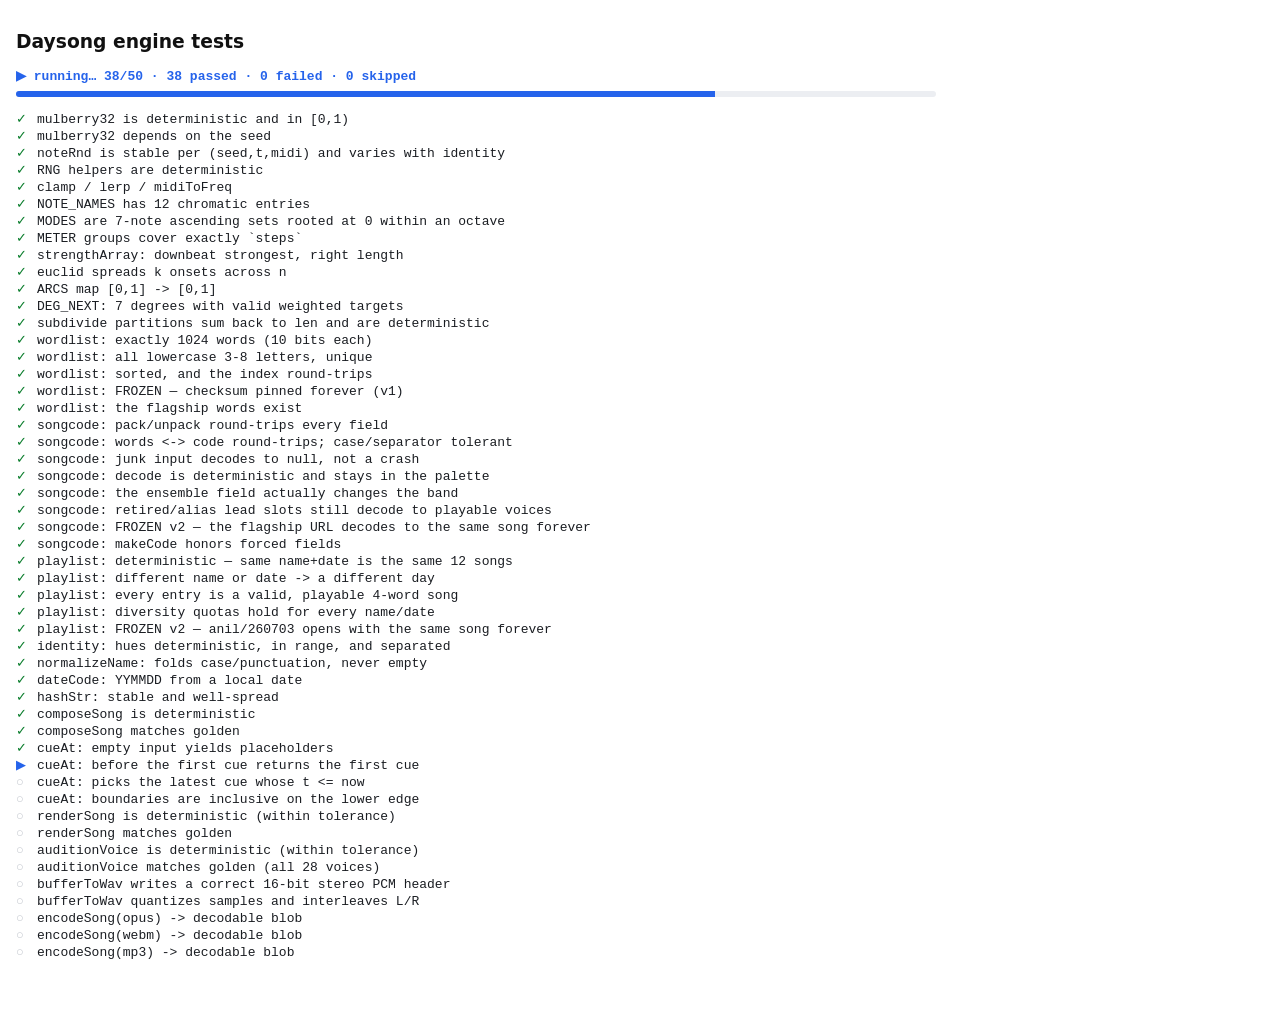
<file: engine/tests.html>
<!doctype html>
<meta charset="utf-8">
<title>Daysong engine tests</title>
<!--
  Run the whole engine test suite in a browser (needed for the Web Audio suites).
  Serve the repo and open:  /engine/tests.html
  Append ?record to regenerate the golden baselines.

  Static imports (no top-level await) so every *-test.js registers its cases
  synchronously before testkit's auto-run fires on the next microtask.
-->
<body style="font-family:ui-sans-serif,system-ui;margin:0;background:#fff;color:#111">
<h3 style="padding:12px 16px 0">Daysong engine tests</h3>
<script type="module">
  import "./rng-test.js";
  import "./theory-test.js";
  import "./wordlist-test.js";
  import "./songcode-test.js";
  import "./playlist-test.js";
  import "./composer-test.js";
  import "./viz-test.js";
  import "./render-test.js";
  import "./voices-test.js";
  import "./encoders-test.js";
</script>
</body>
</file>
<file: docs/01-tides/style.css>
/* 01 · Tides — shared prototype look, accent = deep teal */
:root{--bg:#101318;--panel:#171b22;--panel2:#1c212b;--text:#cfd6e0;--muted:#7d8794;
--line:#232a34;--accent:#4fb8a8;--radius:12px;font-size:15px;}
*{box-sizing:border-box;margin:0;padding:0;}
body{background:var(--bg);color:var(--text);font-family:system-ui,-apple-system,"Segoe UI",sans-serif;
line-height:1.5;-webkit-font-smoothing:antialiased;}
.wrap{max-width:920px;margin:0 auto;padding:28px 20px 60px;}
a{color:var(--accent);text-decoration:none;}
h1{font-size:1.5rem;font-weight:650;letter-spacing:.01em;}
.concept{color:var(--muted);margin-top:4px;max-width:60ch;}
.panel{background:var(--panel);border:1px solid var(--line);border-radius:var(--radius);
padding:18px;margin-top:18px;}
.controls{display:grid;grid-template-columns:repeat(auto-fit,minmax(240px,1fr));gap:14px 22px;}
.ctl label{display:flex;justify-content:space-between;font-size:.85rem;font-weight:600;align-items:center;}
.ctl .desc{font-size:.78rem;color:var(--muted);margin-top:2px;}
.ctl output{color:var(--accent);font-variant-numeric:tabular-nums;font-weight:500;}
input[type=range]{width:100%;accent-color:var(--accent);height:22px;}
select,input[type=number]{background:var(--panel2);color:var(--text);border:1px solid var(--line);
border-radius:8px;padding:4px 8px;font:inherit;font-size:.85rem;}
.chips{display:flex;flex-wrap:wrap;gap:8px;}
.chip{background:var(--panel2);border:1px solid var(--line);color:var(--text);border-radius:999px;
padding:5px 14px;font-size:.82rem;cursor:pointer;}
.chip.on{border-color:var(--accent);color:var(--accent);}
button{cursor:pointer;font:inherit;}
.advanced summary{cursor:pointer;color:var(--muted);font-size:.85rem;letter-spacing:.08em;
text-transform:uppercase;}
.advanced[open] summary{color:var(--text);}
.group-h{font-size:.72rem;letter-spacing:.18em;text-transform:uppercase;color:var(--muted);
margin:16px 0 8px;}
.status{color:var(--muted);font-size:.85rem;font-variant-numeric:tabular-nums;
margin-top:8px;min-height:1.4em;padding:0 4px;}
footer{color:var(--muted);font-size:.78rem;margin-top:26px;text-align:center;}

/* ----- header ----- */
.head-row{display:flex;justify-content:space-between;align-items:baseline;gap:12px;flex-wrap:wrap;}
.hub{font-size:.82rem;color:var(--muted);}
.hub:hover{color:var(--accent);}

/* ----- transport ----- */
.transport{display:flex;align-items:center;gap:18px;position:sticky;top:10px;z-index:5;
box-shadow:0 6px 24px rgba(0,0,0,.35);}
#play{width:56px;height:56px;border-radius:50%;flex:none;border:1px solid var(--line);
background:var(--panel2);color:var(--accent);display:flex;align-items:center;justify-content:center;
transition:border-color .2s, box-shadow .2s;}
#play:hover{border-color:var(--accent);}
#play[aria-pressed="true"]{box-shadow:0 0 0 1px var(--accent), 0 0 18px rgba(79,184,168,.25);}
.clock{font-variant-numeric:tabular-nums;font-size:1.05rem;color:var(--text);min-width:3.2em;}
.vol{flex:1;min-width:140px;max-width:280px;margin-left:auto;}
.vol label{display:flex;justify-content:space-between;font-size:.8rem;color:var(--muted);font-weight:600;}

/* ----- viz ----- */
#viz{display:block;width:100%;height:150px;margin-top:18px;border-radius:var(--radius);
border:1px solid var(--line);background:#0c0f13;}

/* ----- simple panel ----- */
.ctl.hero{margin:18px 0 16px;}
.ctl.hero label{font-size:1rem;}
.ctl.hero input[type=range]{height:30px;}
.ctl.hero .desc{font-size:.82rem;}

/* ----- advanced ----- */
.checks{display:flex;flex-direction:column;gap:6px;justify-content:center;}
.ctl label.chk{display:flex;justify-content:flex-start;gap:8px;align-items:center;
font-size:.85rem;font-weight:500;cursor:pointer;}
.chk input{accent-color:var(--accent);}
.chk .hint{color:var(--muted);font-weight:400;font-size:.78rem;}
.mixhead{display:flex;gap:8px;align-items:center;}
.mixhead>input{accent-color:var(--accent);cursor:pointer;flex:none;}
.mixhead label{flex:1;}
.seedline{display:flex;gap:8px;margin-top:6px;align-items:center;flex-wrap:wrap;}
.seedline input{width:110px;}

@media (max-width:720px){
  .transport{gap:12px;}
  .vol{max-width:none;}
  .controls{grid-template-columns:1fr;}
}
</file>
<file: docs/02-drift/style.css>
/* 02 · Drift — shared studio look, accent = soft violet */
:root{--bg:#101318;--panel:#171b22;--panel2:#1c212b;--text:#cfd6e0;--muted:#7d8794;
--line:#232a34;--accent:#9d8cff;--radius:12px;font-size:15px;}
*{box-sizing:border-box;margin:0;padding:0;}
body{background:var(--bg);color:var(--text);font-family:system-ui,-apple-system,"Segoe UI",sans-serif;
line-height:1.5;-webkit-font-smoothing:antialiased;}
.wrap{max-width:920px;margin:0 auto;padding:28px 20px 60px;}
a{color:var(--accent);text-decoration:none;}
h1{font-size:1.5rem;font-weight:650;letter-spacing:.01em;}
.concept{color:var(--muted);margin-top:4px;max-width:60ch;}
.panel{background:var(--panel);border:1px solid var(--line);border-radius:var(--radius);
padding:18px;margin-top:18px;}
.controls{display:grid;grid-template-columns:repeat(auto-fit,minmax(240px,1fr));gap:14px 22px;}
.ctl label{display:flex;justify-content:space-between;align-items:center;font-size:.85rem;font-weight:600;}
.ctl .desc{font-size:.78rem;color:var(--muted);margin-top:2px;}
.ctl output{color:var(--accent);font-variant-numeric:tabular-nums;font-weight:500;}
input[type=range]{width:100%;accent-color:var(--accent);height:22px;}
select,input[type=number]{background:var(--panel2);color:var(--text);border:1px solid var(--line);
border-radius:8px;padding:4px 8px;font:inherit;font-size:.85rem;}
.chips{display:flex;flex-wrap:wrap;gap:8px;}
.chip{background:var(--panel2);border:1px solid var(--line);color:var(--text);border-radius:999px;
padding:5px 14px;font-size:.82rem;cursor:pointer;transition:border-color .15s,color .15s;}
.chip:hover{border-color:var(--accent);}
.chip.on{border-color:var(--accent);color:var(--accent);}
button{cursor:pointer;font:inherit;}
.advanced summary{cursor:pointer;color:var(--muted);font-size:.85rem;letter-spacing:.08em;
text-transform:uppercase;}
.advanced[open] summary{color:var(--text);margin-bottom:4px;}
.group-h{font-size:.72rem;letter-spacing:.18em;text-transform:uppercase;color:var(--muted);
margin:18px 0 10px;}
.status{color:var(--muted);font-size:.85rem;font-variant-numeric:tabular-nums;}
footer{color:var(--muted);font-size:.78rem;margin-top:26px;text-align:center;line-height:1.7;}

/* header */
.hublink{font-size:.8rem;color:var(--muted);}
.hublink:hover{color:var(--accent);}
header h1{margin-top:8px;}

/* transport */
.transport{display:flex;align-items:center;gap:20px;flex-wrap:wrap;}
#play{width:54px;height:54px;border-radius:50%;border:1px solid var(--accent);
background:rgba(157,140,255,.08);display:flex;align-items:center;justify-content:center;
flex:0 0 auto;transition:background .2s,box-shadow .2s;}
#play:hover{background:rgba(157,140,255,.18);box-shadow:0 0 18px rgba(157,140,255,.25);}
#play svg{fill:var(--accent);margin-left:3px;}
#play[aria-pressed="true"] svg{margin-left:0;}
.time{font-variant-numeric:tabular-nums;font-size:1.05rem;min-width:54px;color:var(--text);}
.vol{flex:1;min-width:180px;max-width:280px;margin-left:auto;}

/* visualization */
.vizpanel{padding-bottom:12px;}
#viz{width:100%;height:180px;display:block;}
.vizpanel .status{margin-top:8px;text-align:center;}

/* simple panel */
.desc-l{font-size:.78rem;color:var(--muted);margin-top:8px;}
.headline{margin:18px 0 20px;}
.headline label{font-size:1rem;}
.headline input[type=range]{height:30px;}

/* checkbox controls */
.ctl-check label input[type=checkbox]{accent-color:var(--accent);width:16px;height:16px;}

/* layer table */
.tscroll{overflow-x:auto;}
#ltable{width:100%;border-collapse:collapse;font-size:.82rem;min-width:520px;}
#ltable th{font-size:.68rem;text-transform:uppercase;letter-spacing:.12em;color:var(--muted);
text-align:left;padding:4px 8px;border-bottom:1px solid var(--line);font-weight:600;}
#ltable td{padding:6px 8px;border-bottom:1px solid var(--line);vertical-align:middle;}
#ltable tr:last-child td{border-bottom:none;}
#ltable input[type=range]{width:88px;height:18px;}
#ltable input[type=number]{width:72px;}
#ltable select{max-width:86px;}
#ltable input[type=checkbox]{accent-color:var(--accent);}
.ldot{color:#454d5c;font-size:1rem;transition:color .6s,text-shadow .6s;}
.ldot.hot{color:var(--accent);text-shadow:0 0 9px var(--accent);transition:color .05s,text-shadow .05s;}
.lbtns{display:flex;gap:8px;margin-top:12px;flex-wrap:wrap;}

/* session row */
.seedrow{display:flex;gap:8px;align-items:center;margin-top:4px;}
.seedrow input[type=number]{width:110px;}

@media (max-width:720px){
  .vol{max-width:none;}
  .wrap{padding:18px 14px 48px;}
  #viz{height:150px;}
}
</file>
<file: docs/03-pulse/style.css>
/* 03 · Pulse — shared prototype look, accent = warm amber */
:root{--bg:#101318;--panel:#171b22;--panel2:#1c212b;--text:#cfd6e0;--muted:#7d8794;
--line:#232a34;--accent:#d9a05b;--radius:12px;font-size:15px;}
*{box-sizing:border-box;margin:0;padding:0;}
body{background:var(--bg);color:var(--text);font-family:system-ui,-apple-system,"Segoe UI",sans-serif;
line-height:1.5;-webkit-font-smoothing:antialiased;}
.wrap{max-width:920px;margin:0 auto;padding:28px 20px 60px;}
a{color:var(--accent);text-decoration:none;}
h1{font-size:1.5rem;font-weight:650;letter-spacing:.01em;}
.concept{color:var(--muted);margin-top:4px;max-width:60ch;}
.panel{background:var(--panel);border:1px solid var(--line);border-radius:var(--radius);
padding:18px;margin-top:18px;}
.controls{display:grid;grid-template-columns:repeat(auto-fit,minmax(240px,1fr));gap:14px 22px;}
.ctl label{display:flex;justify-content:space-between;font-size:.85rem;font-weight:600;align-items:center;}
.ctl .desc{font-size:.78rem;color:var(--muted);margin-top:2px;}
.ctl output{color:var(--accent);font-variant-numeric:tabular-nums;font-weight:500;}
input[type=range]{width:100%;accent-color:var(--accent);height:22px;}
select,input[type=number]{background:var(--panel2);color:var(--text);border:1px solid var(--line);
border-radius:8px;padding:4px 8px;font:inherit;font-size:.85rem;}
.chips{display:flex;flex-wrap:wrap;gap:8px;}
.chip{background:var(--panel2);border:1px solid var(--line);color:var(--text);border-radius:999px;
padding:5px 14px;font-size:.82rem;cursor:pointer;}
.chip.on{border-color:var(--accent);color:var(--accent);}
button{cursor:pointer;font:inherit;}
.advanced summary{cursor:pointer;color:var(--muted);font-size:.85rem;letter-spacing:.08em;
text-transform:uppercase;}
.advanced[open] summary{color:var(--text);}
.group-h{font-size:.72rem;letter-spacing:.18em;text-transform:uppercase;color:var(--muted);
margin:16px 0 8px;}
.status{color:var(--muted);font-size:.85rem;font-variant-numeric:tabular-nums;
margin-top:8px;min-height:1.4em;padding:0 4px;}
footer{color:var(--muted);font-size:.78rem;margin-top:26px;text-align:center;}

/* ----- header ----- */
.head-row{display:flex;justify-content:space-between;align-items:baseline;gap:12px;flex-wrap:wrap;}
.hub{font-size:.82rem;color:var(--muted);}
.hub:hover{color:var(--accent);}

/* ----- transport ----- */
.transport{display:flex;align-items:center;gap:18px;position:sticky;top:10px;z-index:5;
box-shadow:0 6px 24px rgba(0,0,0,.35);}
#play{width:56px;height:56px;border-radius:50%;flex:none;border:1px solid var(--line);
background:var(--panel2);color:var(--accent);display:flex;align-items:center;justify-content:center;
transition:border-color .2s, box-shadow .2s;}
#play:hover{border-color:var(--accent);}
#play[aria-pressed="true"]{box-shadow:0 0 0 1px var(--accent), 0 0 18px rgba(217,160,91,.25);}
.clock{font-variant-numeric:tabular-nums;font-size:1.05rem;color:var(--text);min-width:3.2em;}
.vol{flex:1;min-width:140px;max-width:280px;margin-left:auto;}
.vol label{display:flex;justify-content:space-between;font-size:.8rem;color:var(--muted);font-weight:600;}

/* ----- viz ----- */
#viz{display:block;width:100%;height:180px;margin-top:18px;border-radius:var(--radius);
border:1px solid var(--line);background:#0c0f13;}

/* ----- simple panel ----- */
.ctl.hero{margin:18px 0 16px;}
.ctl.hero label{font-size:1rem;}
.ctl.hero .desc{font-size:.82rem;margin-bottom:8px;}
.evolve-chips .chip{padding:7px 18px;font-size:.9rem;}

/* ----- advanced ----- */
.checks{display:flex;flex-direction:column;gap:8px;justify-content:center;align-items:flex-start;}
.ctl label.chk{display:flex;justify-content:flex-start;gap:8px;align-items:center;
font-size:.85rem;font-weight:500;cursor:pointer;}
.chk input{accent-color:var(--accent);}
.chk .hint{color:var(--muted);font-weight:400;font-size:.78rem;}
.seedline{display:flex;gap:8px;margin-top:6px;align-items:center;flex-wrap:wrap;}
.seedline input{width:110px;}

@media (max-width:720px){
  .transport{gap:12px;}
  .vol{max-width:none;}
  .controls{grid-template-columns:1fr;}
}
</file>
<file: docs/04-dust/style.css>
/* 04 · Dust — shared prototype look, accent = dusty rose */
:root{--bg:#101318;--panel:#171b22;--panel2:#1c212b;--text:#cfd6e0;--muted:#7d8794;
--line:#232a34;--accent:#c98a9a;--radius:12px;font-size:15px;}
*{box-sizing:border-box;margin:0;padding:0;}
body{background:var(--bg);color:var(--text);font-family:system-ui,-apple-system,"Segoe UI",sans-serif;
line-height:1.5;-webkit-font-smoothing:antialiased;}
.wrap{max-width:920px;margin:0 auto;padding:28px 20px 60px;}
a{color:var(--accent);text-decoration:none;}
h1{font-size:1.5rem;font-weight:650;letter-spacing:.01em;}
.concept{color:var(--muted);margin-top:4px;max-width:60ch;}
.panel{background:var(--panel);border:1px solid var(--line);border-radius:var(--radius);
padding:18px;margin-top:18px;}
.controls{display:grid;grid-template-columns:repeat(auto-fit,minmax(240px,1fr));gap:14px 22px;}
.ctl label{display:flex;justify-content:space-between;font-size:.85rem;font-weight:600;align-items:center;}
.ctl .desc{font-size:.78rem;color:var(--muted);margin-top:2px;}
.ctl output{color:var(--accent);font-variant-numeric:tabular-nums;font-weight:500;}
input[type=range]{width:100%;accent-color:var(--accent);height:22px;}
select,input[type=number]{background:var(--panel2);color:var(--text);border:1px solid var(--line);
border-radius:8px;padding:4px 8px;font:inherit;font-size:.85rem;}
.chips{display:flex;flex-wrap:wrap;gap:8px;}
.chip{background:var(--panel2);border:1px solid var(--line);color:var(--text);border-radius:999px;
padding:5px 14px;font-size:.82rem;cursor:pointer;}
.chip.on{border-color:var(--accent);color:var(--accent);}
button{cursor:pointer;font:inherit;}
.advanced summary{cursor:pointer;color:var(--muted);font-size:.85rem;letter-spacing:.08em;
text-transform:uppercase;}
.advanced[open] summary{color:var(--text);}
.group-h{font-size:.72rem;letter-spacing:.18em;text-transform:uppercase;color:var(--muted);
margin:16px 0 8px;}
.status{color:var(--muted);font-size:.85rem;font-variant-numeric:tabular-nums;
margin-top:8px;min-height:1.4em;padding:0 4px;}
footer{color:var(--muted);font-size:.78rem;margin-top:26px;text-align:center;}

/* ----- header ----- */
.head-row{display:flex;justify-content:space-between;align-items:baseline;gap:12px;flex-wrap:wrap;}
.hub{font-size:.82rem;color:var(--muted);}
.hub:hover{color:var(--accent);}

/* ----- transport ----- */
.transport{display:flex;align-items:center;gap:18px;position:sticky;top:10px;z-index:5;
box-shadow:0 6px 24px rgba(0,0,0,.35);}
#play{width:56px;height:56px;border-radius:50%;flex:none;border:1px solid var(--line);
background:var(--panel2);color:var(--accent);display:flex;align-items:center;justify-content:center;
transition:border-color .2s, box-shadow .2s;}
#play:hover{border-color:var(--accent);}
#play[aria-pressed="true"]{box-shadow:0 0 0 1px var(--accent), 0 0 18px rgba(201,138,154,.25);}
.clock{font-variant-numeric:tabular-nums;font-size:1.05rem;color:var(--text);min-width:3.2em;}
.vol{flex:1;min-width:140px;max-width:280px;margin-left:auto;}
.vol label{display:flex;justify-content:space-between;font-size:.8rem;color:var(--muted);font-weight:600;}

/* ----- viz ----- */
#viz{display:block;width:100%;height:160px;margin-top:18px;border-radius:var(--radius);
border:1px solid var(--line);background:#0c0f13;}

/* ----- simple panel ----- */
.ctl.hero{margin:18px 0 16px;}
.ctl.hero label{font-size:1rem;}
.ctl.hero input[type=range]{height:30px;}
.ctl.hero .desc{font-size:.82rem;}
#progs{margin-top:6px;}
#progs .chip{padding:4px 12px;}

/* ----- advanced ----- */
.seedline{display:flex;gap:8px;margin-top:6px;align-items:center;flex-wrap:wrap;}
.seedline input{width:110px;}

@media (max-width:720px){
  .transport{gap:12px;}
  .vol{max-width:none;}
  .controls{grid-template-columns:1fr;}
}
</file>
<file: docs/05-deepwork/style.css>
/* 05 · Deep Work — shared prototype look, accent = steel blue */
:root{--bg:#101318;--panel:#171b22;--panel2:#1c212b;--text:#cfd6e0;--muted:#7d8794;
--line:#232a34;--accent:#6f9fd8;--radius:12px;font-size:15px;}
*{box-sizing:border-box;margin:0;padding:0;}
body{background:var(--bg);color:var(--text);font-family:system-ui,-apple-system,"Segoe UI",sans-serif;
line-height:1.5;-webkit-font-smoothing:antialiased;}
.wrap{max-width:920px;margin:0 auto;padding:28px 20px 60px;}
a{color:var(--accent);text-decoration:none;}
h1{font-size:1.5rem;font-weight:650;letter-spacing:.01em;}
.concept{color:var(--muted);margin-top:4px;max-width:64ch;}
.concept em{color:var(--text);font-style:italic;}
.panel{background:var(--panel);border:1px solid var(--line);border-radius:var(--radius);
padding:18px;margin-top:18px;}
.controls{display:grid;grid-template-columns:repeat(auto-fit,minmax(240px,1fr));gap:14px 22px;
margin-top:14px;}
.ctl label{display:flex;justify-content:space-between;font-size:.85rem;font-weight:600;
align-items:center;gap:8px;}
.ctl .desc{font-size:.78rem;color:var(--muted);margin-top:2px;}
.ctl output{color:var(--accent);font-variant-numeric:tabular-nums;font-weight:500;margin-left:auto;}
input[type=range]{width:100%;accent-color:var(--accent);height:22px;}
select,input[type=number]{background:var(--panel2);color:var(--text);border:1px solid var(--line);
border-radius:8px;padding:4px 8px;font:inherit;font-size:.85rem;}
.chips{display:flex;flex-wrap:wrap;gap:8px;}
.chip{background:var(--panel2);border:1px solid var(--line);color:var(--text);border-radius:999px;
padding:5px 14px;font-size:.82rem;cursor:pointer;}
.chip.on{border-color:var(--accent);color:var(--accent);}
button{cursor:pointer;font:inherit;}
.advanced summary{cursor:pointer;color:var(--muted);font-size:.85rem;letter-spacing:.08em;
text-transform:uppercase;}
.advanced[open] summary{color:var(--text);}
.group-h{font-size:.72rem;letter-spacing:.18em;text-transform:uppercase;color:var(--muted);
margin:18px 0 4px;}
.status{color:var(--muted);font-size:.85rem;font-variant-numeric:tabular-nums;
margin-top:8px;min-height:1.4em;padding:0 4px;}
footer{color:var(--muted);font-size:.78rem;margin-top:26px;text-align:center;}

/* ----- header ----- */
.head-row{display:flex;justify-content:space-between;align-items:baseline;gap:12px;flex-wrap:wrap;}
.hub{font-size:.82rem;color:var(--muted);}
.hub:hover{color:var(--accent);}

/* ----- transport + session progress ring ----- */
.transport{display:flex;align-items:center;gap:18px;position:sticky;top:10px;z-index:5;
box-shadow:0 6px 24px rgba(0,0,0,.35);}
.playwrap{position:relative;width:64px;height:64px;flex:none;display:flex;
align-items:center;justify-content:center;}
#play{width:56px;height:56px;border-radius:50%;flex:none;border:1px solid var(--line);
background:var(--panel2);color:var(--accent);display:flex;align-items:center;justify-content:center;
transition:border-color .2s, box-shadow .2s;}
#play:hover{border-color:var(--accent);}
#play[aria-pressed="true"]{box-shadow:0 0 0 1px var(--accent), 0 0 18px rgba(111,159,216,.25);}
.ring{position:absolute;inset:0;width:64px;height:64px;pointer-events:none;
transform:rotate(-90deg);}
.ring circle{fill:none;stroke-width:2.4;}
.ring-bg{stroke:var(--line);}
.ring-fg{stroke:var(--accent);stroke-linecap:round;opacity:.85;
stroke-dasharray:197.9;stroke-dashoffset:197.9;}
.clock{font-variant-numeric:tabular-nums;font-size:1.05rem;color:var(--text);min-width:3.2em;}
.vol{flex:1;min-width:140px;max-width:280px;margin-left:auto;}
.vol label{display:flex;justify-content:space-between;font-size:.8rem;color:var(--muted);font-weight:600;}

/* ----- viz ----- */
#viz{display:block;width:100%;height:160px;margin-top:18px;border-radius:var(--radius);
border:1px solid var(--line);background:#0c0f13;}

/* ----- simple panel: presence hero ----- */
#moods .chip,#sessions .chip{padding:5px 10px;font-size:.8rem;}
.ctl.hero{margin:18px 2px 14px;}
.ctl.hero label{font-size:1.05rem;}
.ctl.hero .desc{font-size:.82rem;margin-bottom:6px;}
.ctl.hero input[type=range]{height:28px;}
.hero-ends{display:flex;justify-content:space-between;font-size:.72rem;color:var(--muted);
letter-spacing:.06em;text-transform:uppercase;margin-top:-2px;}

/* ----- advanced ----- */
.seedline{display:flex;gap:8px;margin-top:6px;align-items:center;flex-wrap:wrap;}
.seedline input{width:110px;}
.ctl.span2{grid-column:1/-1;}
.pin{background:none;border:none;color:var(--accent);font-size:.95rem;line-height:1;
padding:0 2px;opacity:.95;}
.pin:hover{color:#e8b4b4;}

/* presence mapping table */
.pmap-note{font-size:.78rem;color:var(--muted);margin:4px 0 10px;max-width:70ch;}
.pmap-scroll{overflow-x:auto;}
.pmap{border-collapse:collapse;font-family:ui-monospace,SFMono-Regular,Menlo,Consolas,monospace;
font-size:.76rem;min-width:420px;width:100%;}
.pmap td,.pmap th{border-top:1px solid var(--line);padding:4px 12px 4px 0;text-align:left;
white-space:nowrap;color:var(--muted);}
.pmap th{color:var(--muted);font-weight:600;font-size:.7rem;letter-spacing:.1em;
text-transform:uppercase;border-top:none;}
.pmap td.val{color:var(--accent);font-variant-numeric:tabular-nums;}
.pmap td.src{color:var(--muted);}
.pmap tr.pinned td.src{color:#d8a86f;}

@media (max-width:720px){
  .transport{gap:12px;}
  .vol{max-width:none;}
  .controls{grid-template-columns:1fr;}
}
</file>
